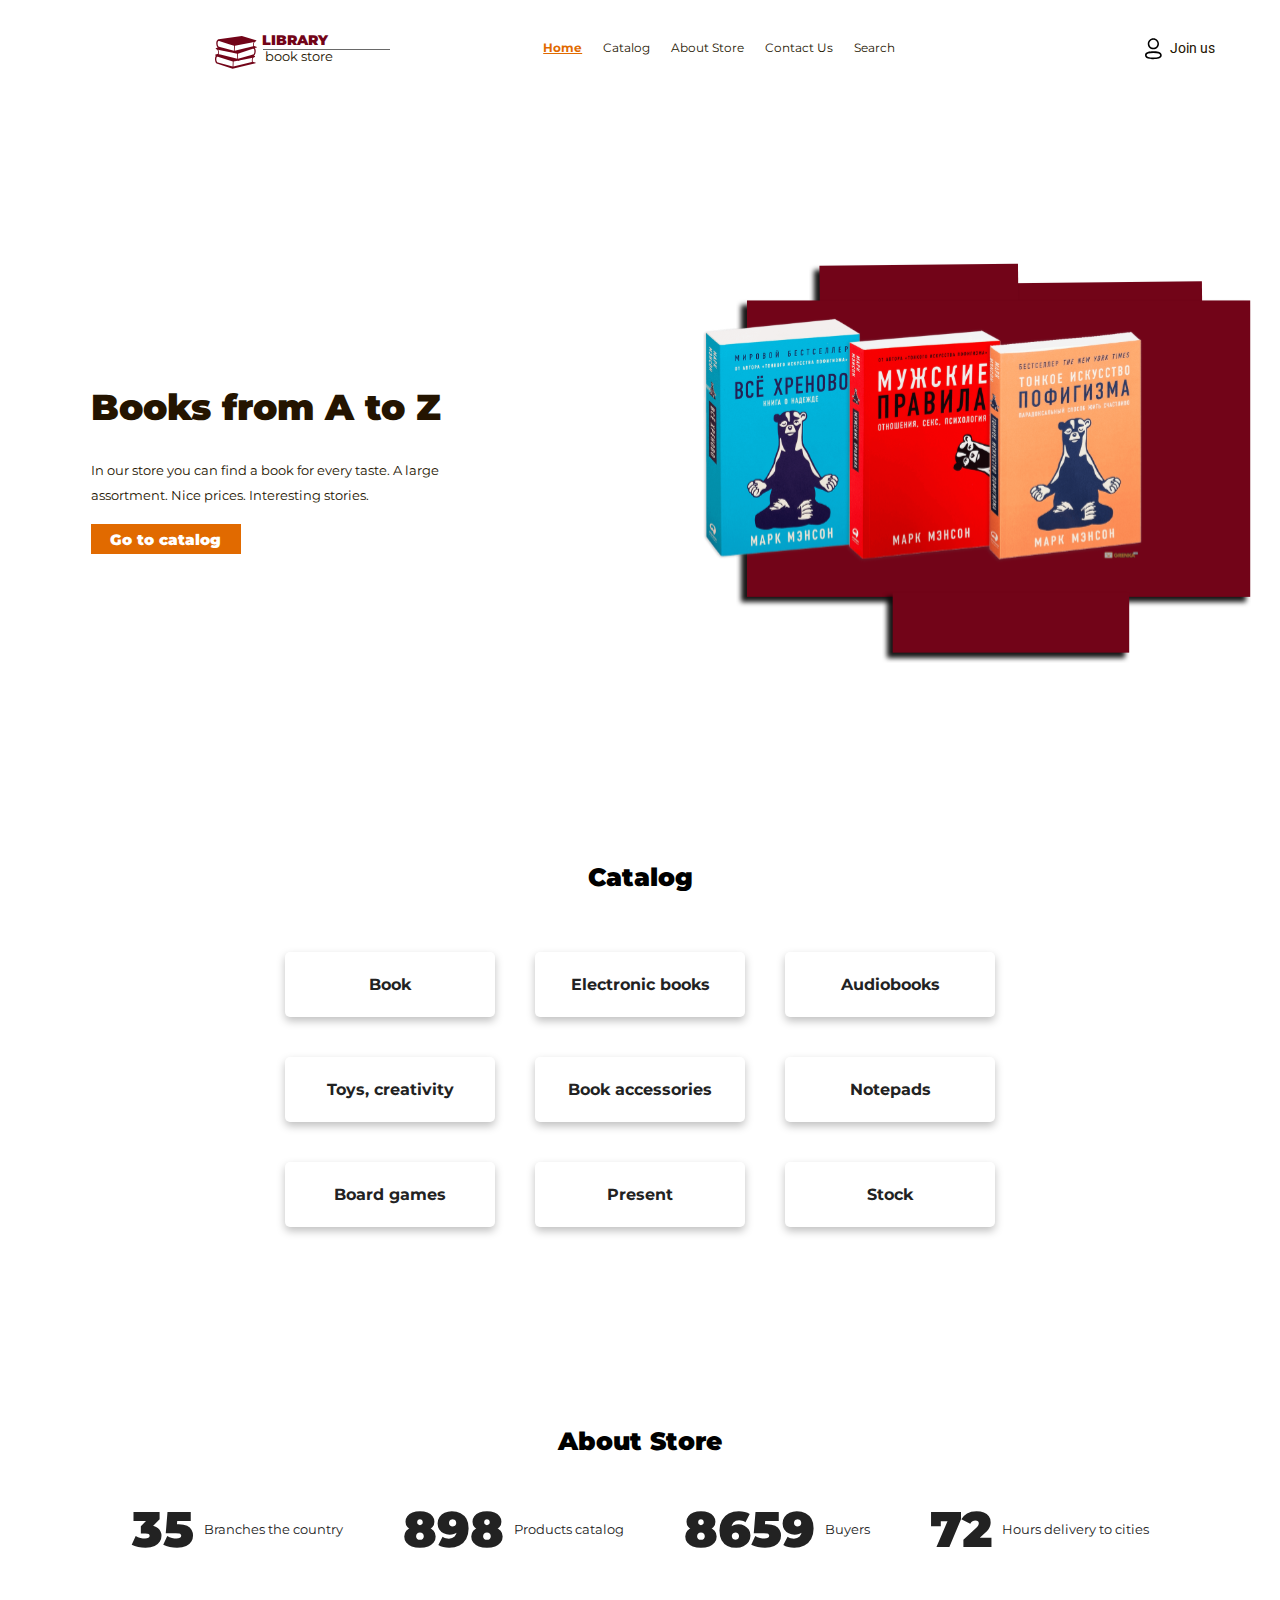
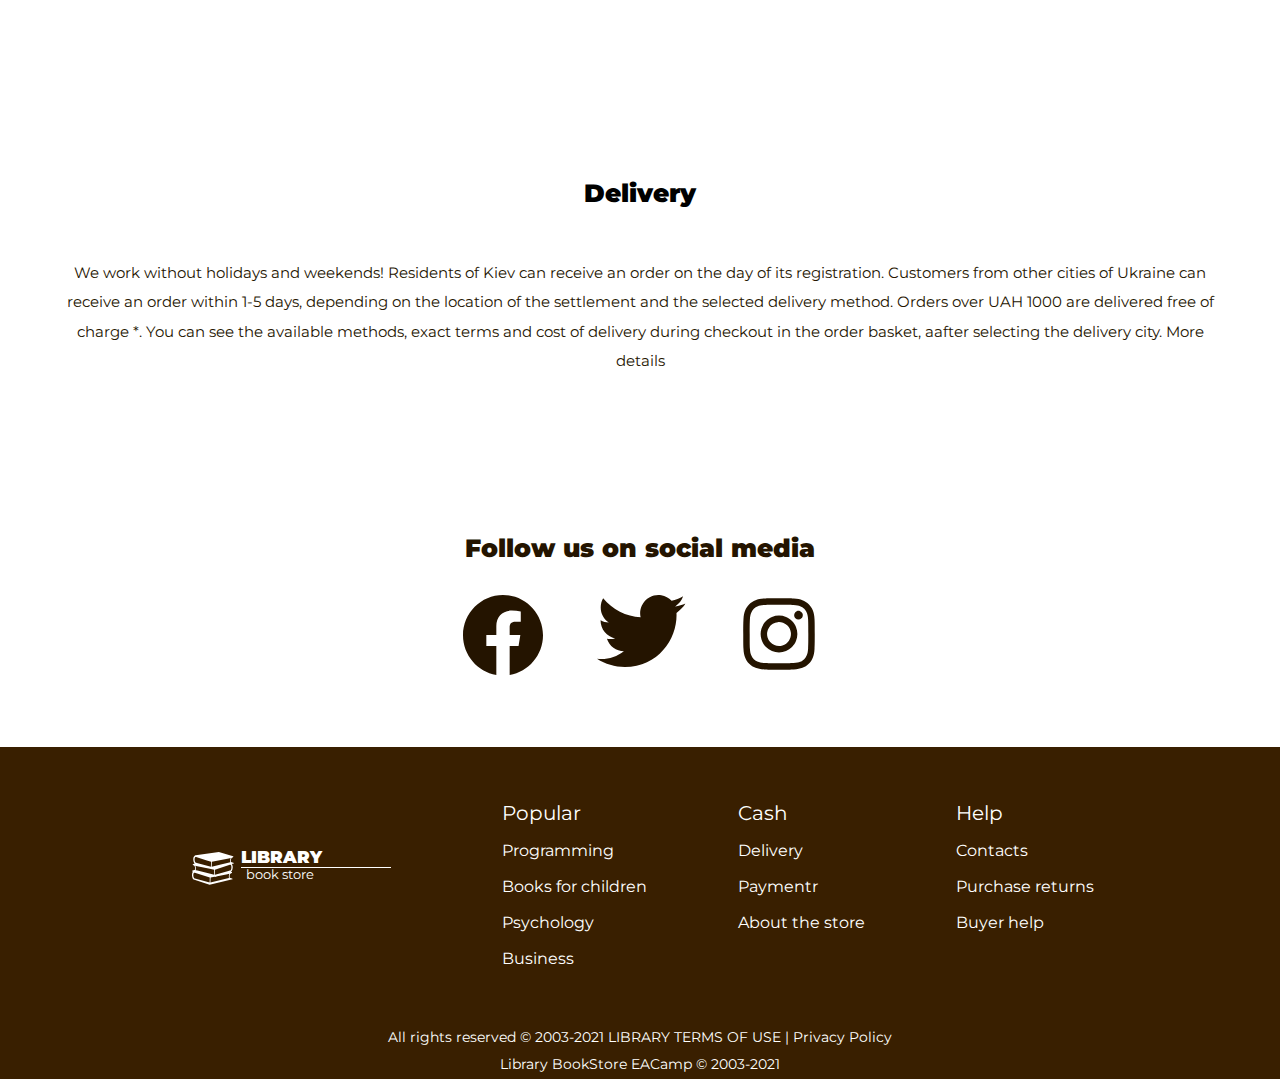
<file: index.html>
<!DOCTYPE html>
<html lang="en">

<head>
    <meta charset="UTF-8">
    <meta name="viewport" content="width=device-width, initial-scale=1.0">
    <title>HomePage</title>
    <link href="https://cdn.jsdelivr.net/npm/bootstrap@5.3.2/dist/css/bootstrap.min.css" rel="stylesheet"
        integrity="sha384-T3c6CoIi6uLrA9TneNEoa7RxnatzjcDSCmG1MXxSR1GAsXEV/Dwwykc2MPK8M2HN" crossorigin="anonymous">
    <link rel="stylesheet" href="./client/assets/css/home.css">
</head>

<body>
    <!--HEADER-->
    <header>
        <div class="logoBox">
          <img src="./client/assets/img/headerLogo.svg" />
          <div class="logoWriting">
            <span>LIBRARY</span>
            <div class="line"></div>
            <span>book store</span>
          </div>
        </div>

        <div class="menu">
          <a class="orange" href="./index.html">Home</a>
          <a href="./client/catalog.html">Catalog</a>
          <a  href="./client/aboutPage.html">About Store</a>
          <a href="./client/contact.html">Contact Us</a>
          <a href="./client/searchPage.html">Search</a>
        </div>

        
          <!-- hamburger icon onclick button x -->

          <div id="overlayrespons" class="overlayresponsive"></div>

            <div id="responss" class="respons">

              <img id="xbtn" class="responsxbtn" src="./client/assets/img/xbutton.svg" alt="">

              <div id="responstag" class="navatag">
                <a href="./index.html">Home</a>
                <a href="./client/catalog.html">Catalog</a>
                <a href="./client/aboutPage.html">About Store</a>
                <a href="./client/contact.html">Contact Us</a>
                <a href="./client/searchPage.html">Search</a>
              </div>

            </div>

            

            <!------ join us icon responsive -->
            <div>
              <img class="responsivejoinUs" id="joinclickres" src="./client/assets/img/joinUs.svg"/>
            </div>

            <!-- ----- -->


           <div class="responsxbtnjoin">
            <img id="xbtnres" src="./client/assets/img/xbutton.svg" alt="">
          </div>

        <div class="joinUs">
          <img src="./client/assets/img/joinUs.svg"/>
          <a class="joinopenmodel" href="#" id="joinclick"><span>Join us</span></a>
        </div>

        <img id="hamburgerbtn" src="./client/assets/img/hamburger.svg" class="hamburger">

      </header>


    <section>

        <div class="sectionpage">

            <div class="secpag">
                <h1 class="booktext">Books from A to Z</h1>
                <p class="textp">In our store you can find a book for every taste. A large assortment. Nice prices.
                    Interesting stories.</p>
               <a href="./client/catalog.html"><button class="sectionbtn">Go to catalog</button></a>
            </div>


            <div class="cardmomres">
              <img src="./client/assets/img/cardrespons.svg">
          </div>

            <div class="cardmom">
                <img src="./client/assets/img/card.svg">
            </div>
        </div>

    </section>

    </header>

    <main>
        <section class="secCatalog">
            <h1 class="maincatalog">Catalog</h1>

            <div class="catalogboxmom">
                <div class="catalogbox1">
                    <div class="catalogcard">Book</div>

                    <div class="catalogcard">Toys, creativity</div>

                    <div class="catalogcard">Board games</div>

                </div>

                <div class="catalogbox1">

                    <div class="catalogcard">Electronic books</div>

                    <div class="catalogcard">Book accessories</div>

                    <div class="catalogcard">Present</div>

                </div>

                <div class="catalogbox1">

                    <div class="catalogcard">Audiobooks</div>

                    <div class="catalogcard">Notepads</div>

                    <div class="catalogcard">Stock</div>

                </div>


            </div>

        </section>


        <section class="secabout">
            <h1 class="maincatalog">About Store</h1>

            <div class="aboutboxmom">

                <div class="aboutbox1">
                    <div class="aboutnumb">35</div>

                    <div>
                        <p class="numbertext">Branches the country</p>
                    </div>

                </div>

                <div class="aboutbox1">
                    <div class="aboutnumb">898</div>

                    <div>
                        <p>Products catalog</p>
                    </div>
                </div>

                <div class="aboutbox1">
                    <div class="aboutnumb">8659</div>

                    <div>
                        <p>Buyers</p>
                    </div>
                </div>

                <div class="aboutbox1">
                    <div class="aboutnumb">72</div>

                    <div>
                        <p>Hours delivery to cities</p>
                    </div>
                </div>

            </div>
        </section>

        <section class="secdelivery">

            <h1 class="maindelivery">Delivery</h1>
            <p class="deliverytext">We work without holidays and weekends! Residents of Kiev can receive an order on the
                day of its registration. Customers from other cities of Ukraine can receive an order within 1-5 days,
                depending on the location of the settlement and the selected delivery method. Orders over UAH 1000 are
                delivered free of charge *. You can see the available methods, exact terms and cost of delivery during
                checkout in the order basket, aafter selecting the delivery city.
                More details
            </p>

        </section>

        <section id="sectionThree">
          <span>Follow us on social media</span>
          <div class="icons">
            <a href="https://www.facebook.com/"><img src="./client/assets/img/facebook.svg" /></a>
            <a href="https://twitter.com/?lang=tr"><img src="./client/assets/img/twitter.svg" /></a>
            <a href="https://www.instagram.com/"><img src="./client/assets/img/instagram.svg" /></a>
          </div>
        </div>
        </section>

    </main>


  <!-- FOOTER-->
  <footer class="footerpage">
    <div class="footerMain">
      <div class="footerlibblock">
        <img
          width="42"
          height="42"
          src="./client/assets/img/footerLogo.svg"
          alt=""
        />
        <div class="librarylayout">
          <h1 class="footerlibtext">LIBRARY</h1>
          <div class="footerlibbor"></div>
          <h2 class="footerbookstr">book store</h2>
        </div>
      </div>
      <div class="footerMobileBox">
        <a href="">Home</a>
        <a href="">Catalog</a>
        <a href="">About</a>
        <a href="">Contact us</a>
        <a href="">Search</a>
        <img src="./client/assets/img/footerLine.svg" class="line" />
      </div>

      <div class="footertagbox">
        <div class="tagbox">
          <a class="popularTag" href="">Popular</a>
          <a class="footerTag" href=""> Programming</a>
          <a class="footerTag" href=""> Books for children</a>
          <a class="footerTag" href="">Psychology</a>
          <a class="footerTag" href=""> Business</a>
        </div>

        <div class="tagbox">
          <a class="popularTag" href="">Cash</a>
          <a class="footerTag" href="">Delivery</a>
          <a class="footerTag" href=""> Paymentr</a>
          <a class="footerTag" href=""> About the store</a>
        </div>

        <div class="tagbox">
          <a class="popularTag" href="">Help</a>
          <a class="footerTag" href="">Contacts</a>
          <a class="footerTag" href=""> Purchase returns</a>
          <a class="footerTag" href=""> Buyer help</a>
        </div>
      </div>
    </div>

    <div class="textend">
      <p>
        All rights reserved © 2003-2021 LIBRARY TERMS OF USE | Privacy Policy
      </p>
      <p>Library BookStore EACamp © 2003-2021</p>
    </div>
  </footer>


  
    <!-- -------respinsive join us modal -->

    <div class="joincontentresponsive" id="joinustextres">
      <div>
          <h1 class="jointitle">Join Us</h1>
      </div>

      <br>
      <br>
      <br>

      <!-- join alert message -->

      <div id="alertmessage" class="alert alert-danger" role="alert">
        Xahiş olunur daxil olmaq üçün məlumatları daxil edin!
      </div>

      <div id="invalidalertmessage" class="alert alert-warning" role="alert">
        Yalnış melumatı daxil etmisiniz xahiş düzgün melumatı daxil edin.
      </div>
      
      <!-- ---- -->

  <div class="joinboxingres">
      <input class="joininputnameres" type="email" name="" id="inputfaildmail" placeholder="Email">
      <input class="joininputnameres" type="password" name="" id="inputfaild" placeholder="Password">
      <button id="joinbtnres" class="joinbtnres">Join</button>
      <button class=" btn btn-success" id="showpasswordbtn">Şifrəni Göstər</button>
      <button class="btnhide btn btn-secondary" id="hidepasswordbtn">Şifrəni Gizlə</button>
  </div>

  </div>
<!-- --------- -->


    <!-- join us Modal -->

    <div class="overlay" id="overlaymodal"></div>

    <div class="joincontent" id="joinustext">
        <div>
            <h1 class="jointitle">Join Us</h1>
        </div>

        <br>
        <br>
        <br>

    <div class="joinboxing">
        <input class="joininputname" type="text" name="" id="" placeholder="Email">
        <input class="joininputname" type="text" name="" id="" placeholder="Password">
        <button class="joinbtn">Join</button>
    </div>
    </div>

    <script src="./client/assets/js/index.js"></script>
    <script src="./client/assets/js/responsive.js"></script>
</body>

</html>
</file>
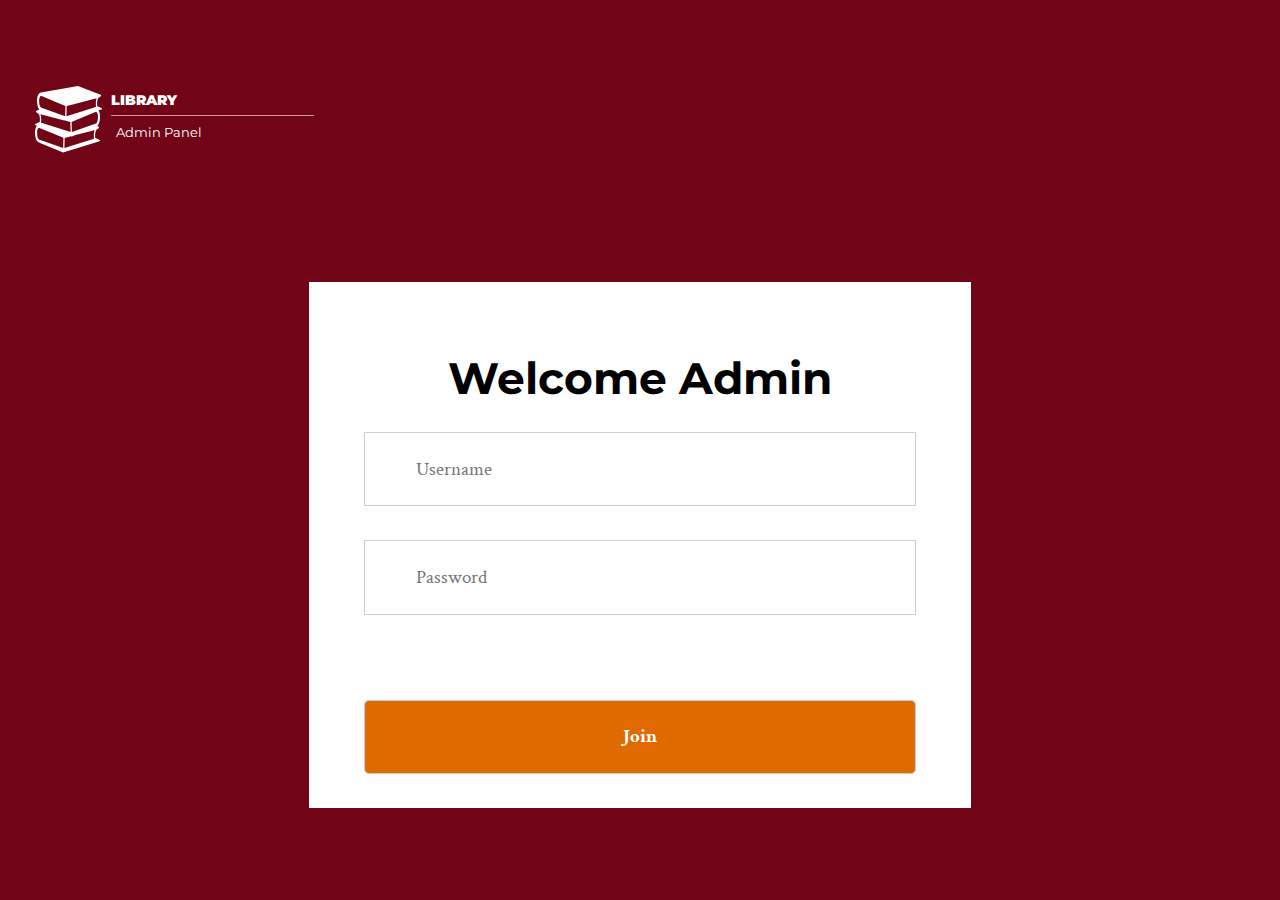
<file: admin/login.html>
<!DOCTYPE html>
<html lang="en">
  <head>
    <meta charset="UTF-8" />
    <meta name="viewport" content="width=device-width, initial-scale=1.0" />
    <title>Admin Login</title>
    <link rel="icon" type="image/x-icon" href="./assets/img/favicon.ico" />
    <link rel="stylesheet" href="./assets/css/main.css" />
    <link rel="stylesheet" href="./assets/css/login.css" />
  </head>
  <body>
    <header>
      <div class="logo-box">
        <img src="./assets/img/logo.svg" alt="logo" />
        <div class="logo-writing">
          <span>LIBRARY</span>
          <div class="line"></div>
          <span>Admin Panel</span>
        </div>
      </div>
    </header>
    <main>
      <div class="container">
        <div class="login-box">
          <div class="welcome-text">
            <h1>Welcome Admin</h1>
          </div>
          <div class="inputs">
            <input type="text" placeholder="Username" />
            <input type="text" placeholder="Password" />
          </div>
          <button>Join</button>
        </div>
      </div>
    </main>
  </body>
</html>
</file>
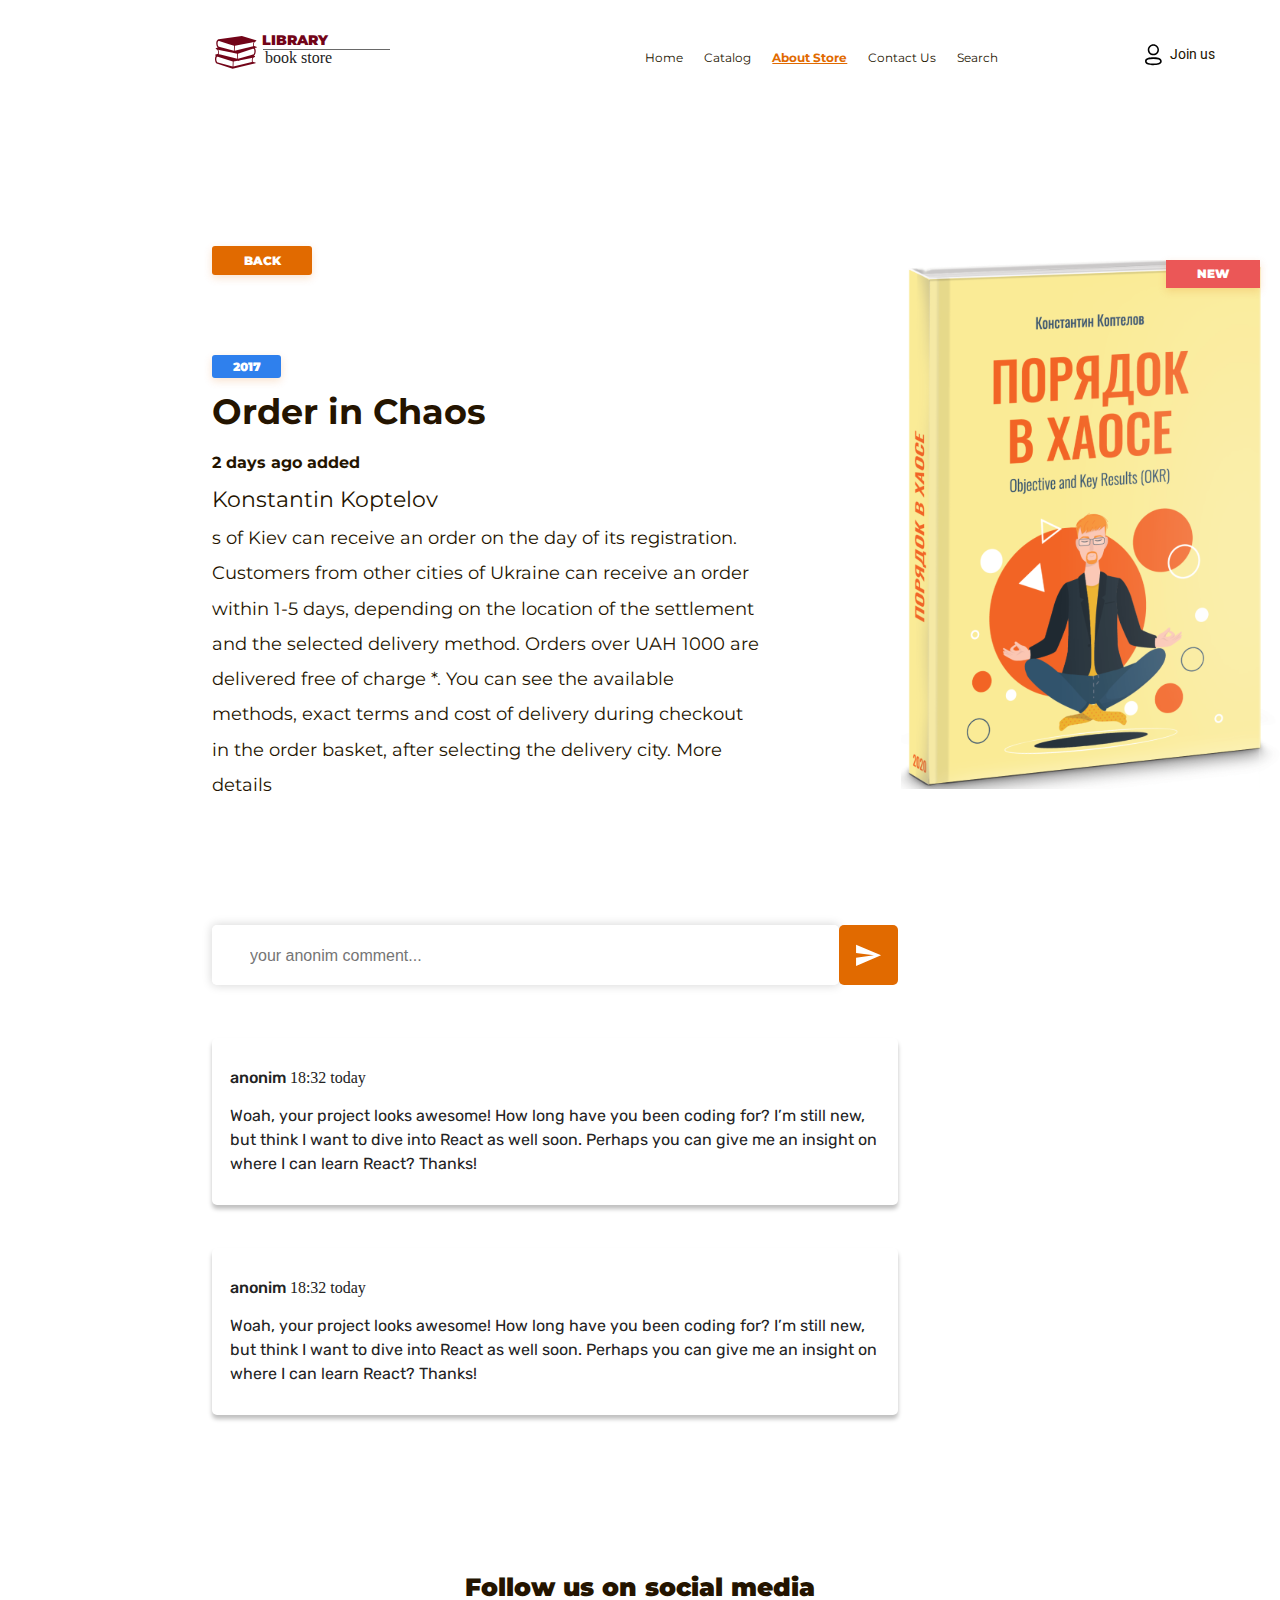
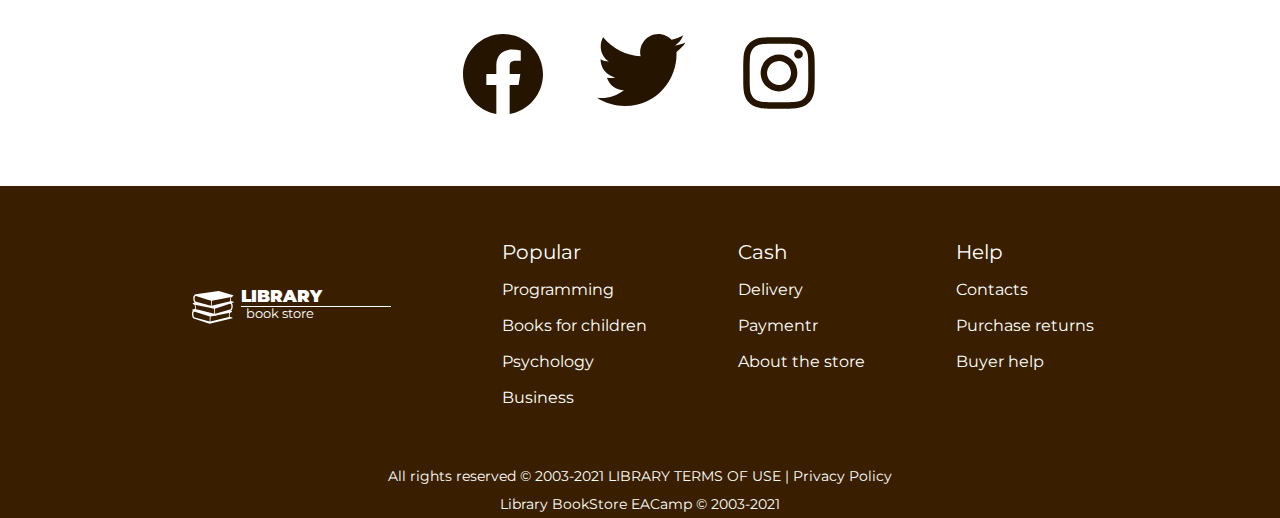
<file: client/bookPage.html>
<!DOCTYPE html>
<html lang="en">
  <head>
    <meta charset="UTF-8" />
    <meta name="viewport" content="width=device-width, initial-scale=1.0" />
    <title>Book Page</title>
    <link rel="stylesheet" href="./assets/css/main.css" />
    <link rel="stylesheet" href="./assets/css/bookPage.css" />
  </head>
  <body>
    <header>
      <div class="logoBox">
        <img src="./assets/img/headerLogo.svg" />
        <div class="logoWriting">
          <span>LIBRARY</span>
          <div class="line"></div>
          <span>book store</span>
        </div>
      </div>

       <!-- hamburger icon onclick button x -->

       <div id="overlayrespons" class="overlayresponsive"></div>

       <div id="responss" class="respons">

         <img id="xbtn" class="responsxbtn" src="./assets/img/xbutton.svg" alt="">

         <div id="responstag" class="navatag">
          <a href="../index.html">Home</a>
          <a href="./catalog.html">Catalog</a>
          <a href="./aboutPage.html">About Store</a>
          <a href="./contact.html">Contact Us</a>
          <a href="./searchPage.html">Search</a>
         </div>

       </div>

      <div class="menu">
        <a href="#">Home</a>
        <a href="#">Catalog</a>
        <a class="orange" href="#">About Store</a>
        <a href="#">Contact Us</a>
        <a href="#">Search</a>
      </div>
      <div class="joinUs">
        <img src="./assets/img/joinUs.svg" />
        <a class="joinopenmodel" href="#" id="joinclick"><span>Join us</span></a>
      </div>
      <img id="hamburgerbtn" src="./assets/img/hamburger.svg" class="hamburger">
    </header>
    <section id="sectionOne">
      <div class="left-side">
        
        <button class="back">BACK</button>
        <img class="book_responsive" src="./assets/img/yellowBook.svg" />
        <div class="year">2017</div>
        <h2 class="title">Order in Chaos</h2>
        <h3 class="subtitle">2 days ago added</h3>
        <h3 class="subtitle2">Konstantin Koptelov</h3>
        <p class="paragraph">
          s of Kiev can receive an order on the day of its registration.
          Customers from other cities of Ukraine can receive an order within 1-5
          days, depending on the location of the settlement and the selected
          delivery method. Orders over UAH 1000 are delivered free of charge *.
          You can see the available methods, exact terms and cost of delivery
          during checkout in the order basket, after selecting the delivery
          city. More details
        </p>
      </div>
      <div class="right-side">
        <img src="./assets/img/yellowBook.svg" />
        <div class="new">NEW</div>
      
      </div>
    </section>
    <section id="sectionTwo">
      <div class="input">
        <input type="text" placeholder="your anonim comment..." />
        <button><img src="./assets/img/sendIcon.svg" /></button>
      </div>
      <div class="comments">
        <div class="commentArea">
          <div class="nameAndDate">
            <span>anonim</span>
            <span>18:32 today</span>
            <p class="comment">
              Woah, your project looks awesome! How long have you been coding
              for? I’m still new, but think I want to dive into React as well
              soon. Perhaps you can give me an insight on where I can learn
              React? Thanks!
            </p>
          </div>
        </div>
        <div class="commentArea">
          <div class="nameAndDate">
            <span>anonim</span>
            <span>18:32 today</span>
            <p class="comment">
              Woah, your project looks awesome! How long have you been coding
              for? I’m still new, but think I want to dive into React as well
              soon. Perhaps you can give me an insight on where I can learn
              React? Thanks!
            </p>
          </div>
        </div>
      </div>
    </section>
    <section id="sectionThree">
      <span>Follow us on social media</span>
      <div class="icons">
        <a href="https://www.facebook.com/"><img src="./assets/img/facebook.svg" /></a>
        <a href="https://twitter.com/?lang=tr"><img src="./assets/img/twitter.svg" /></a>
        <a href="https://www.instagram.com/"><img src="./assets/img/instagram.svg" /></a>
      </div>
    </section>
    <footer class="footerpage">
      <div class="footerMain">
        <div class="footerlibblock">
          <img
            width="42"
            height="42"
            src="./assets/img/footerLogo.svg"
            alt=""
          />
          <div class="librarylayout">
            <h1 class="footerlibtext">LIBRARY</h1>
            <div class="footerlibbor"></div>
            <h2 class="footerbookstr">book store</h2>
          </div>
        </div>
        <div class="footerMobileBox">
          <a href="../index.html">Home</a>
          <a href="./contact.html">Catalog</a>
          <a href="./aboutPage.html">About</a>
          <a href="./contact.html">Contact us</a>
          <a href="./searchPage.html">Search</a>
          <img src="./assets/img/footerLine.svg" class="line" />
        </div>

        <div class="footertagbox">
          <div class="tagbox">
            <a class="popularTag" href="">Popular</a>
            <a class="footerTag" href=""> Programming</a>
            <a class="footerTag" href=""> Books for children</a>
            <a class="footerTag" href="">Psychology</a>
            <a class="footerTag" href=""> Business</a>
          </div>

          <div class="tagbox">
            <a class="popularTag" href="">Cash</a>
            <a class="footerTag" href="">Delivery</a>
            <a class="footerTag" href=""> Paymentr</a>
            <a class="footerTag" href=""> About the store</a>
          </div>

          <div class="tagbox">
            <a class="popularTag" href="">Help</a>
            <a class="footerTag" href="">Contacts</a>
            <a class="footerTag" href=""> Purchase returns</a>
            <a class="footerTag" href=""> Buyer help</a>
          </div>
        </div>
      </div>

      <div class="textend">
        <p>
          All rights reserved © 2003-2021 LIBRARY TERMS OF USE | Privacy Policy
        </p>
        <p>Library BookStore EACamp © 2003-2021</p>
      </div>
    </footer>

    <!-- join us Modal -->

    <div class="overlay" id="overlaymodal"></div>
    <div class="joincontent" id="joinustext">
        <div>
            <h1 class="jointitle">Join Us</h1>
        </div>

        <br>
        <br>
        <br>

    <div class="joinboxing">
        <input class="joininputname" type="text" name="" id="" placeholder="Fullname">
        <input class="joininputname" type="text" name="" id="" placeholder="Email">
        <button class="joinbtn">Join</button>
    </div>
    </div>


    <script src="./assets/js/index.js"></script>
    <script src="./assets/js/responsive.js"></script>

  </body>
</html>
</file>
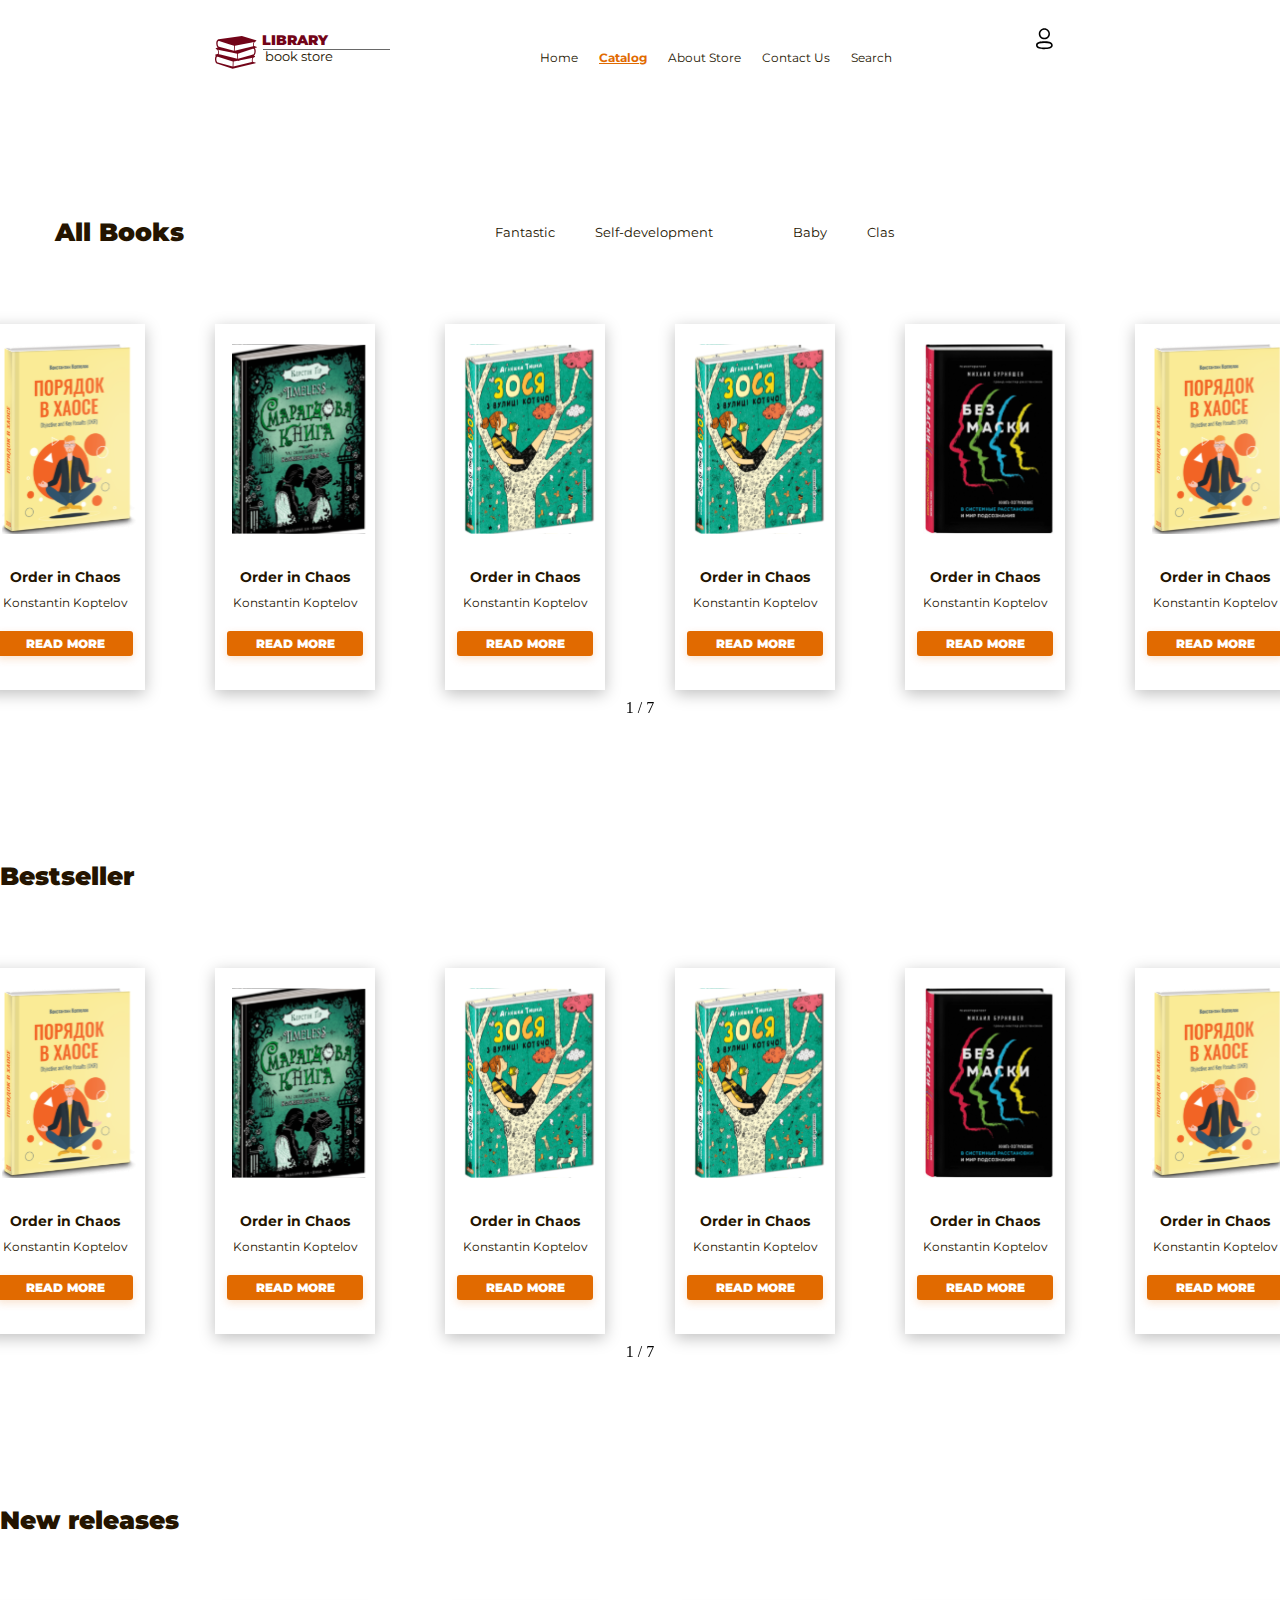
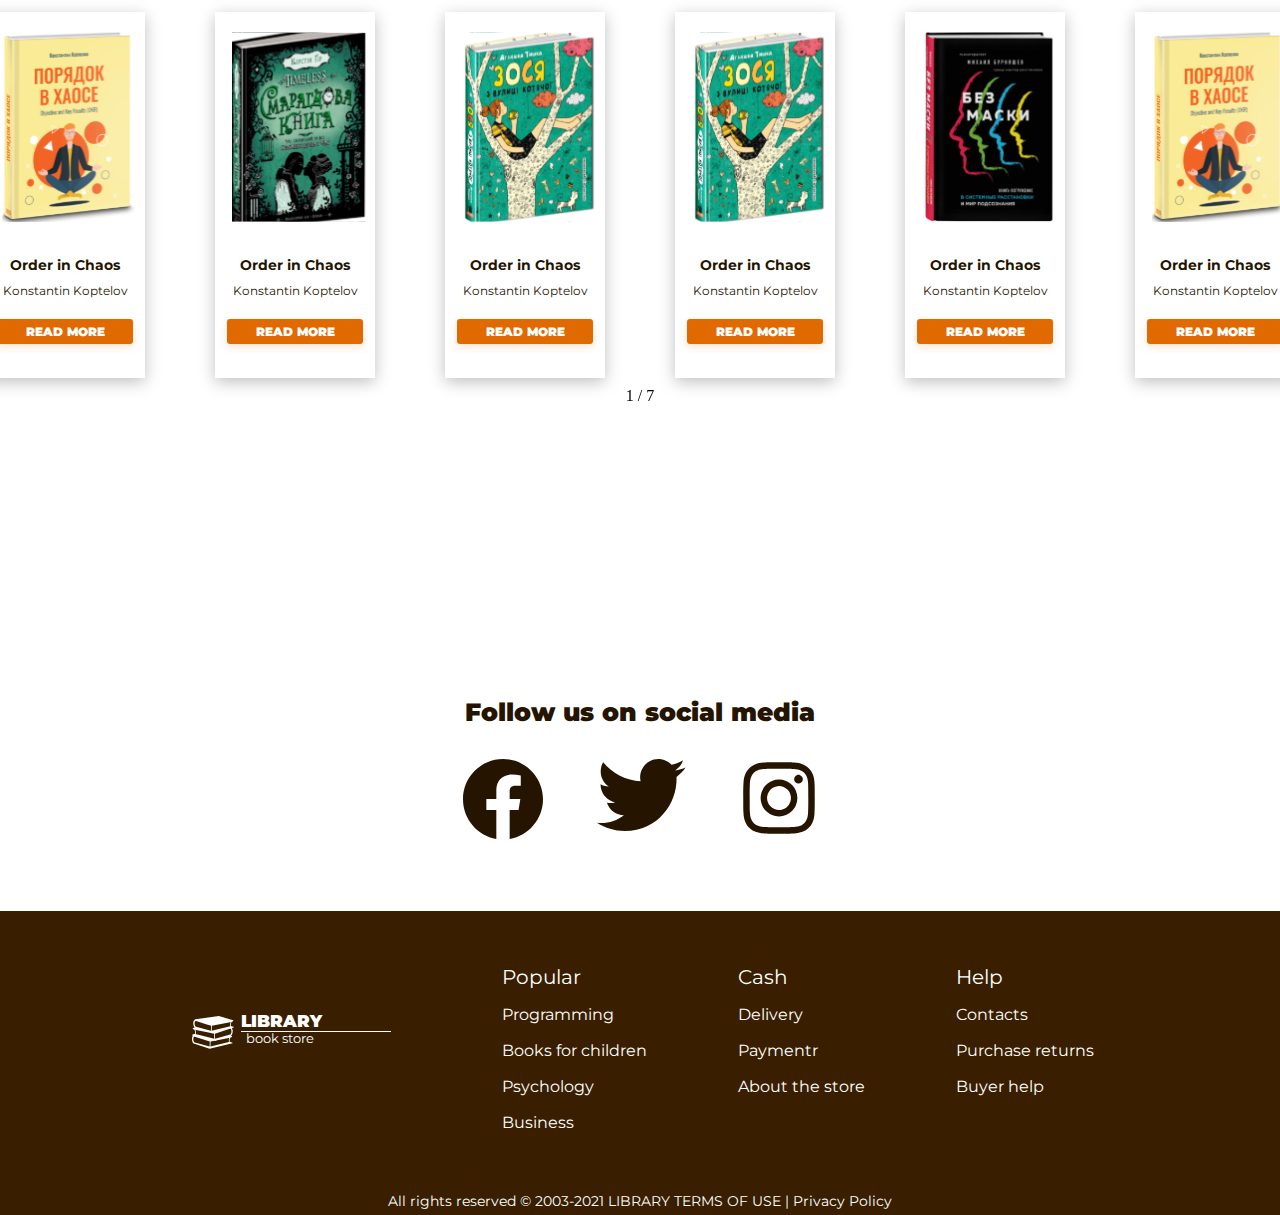
<file: client/catalog.html>
<!DOCTYPE html>
<html lang="en">

<head>
  <meta charset="UTF-8">
  <meta name="viewport" content="width=device-width, initial-scale=1.0">
  <title>Document</title>
</head>

<!-- BOOTSTRAP CSS-->
<link href="https://cdn.jsdelivr.net/npm/bootstrap@5.3.2/dist/css/bootstrap.min.css" rel="stylesheet"
  integrity="sha384-T3c6CoIi6uLrA9TneNEoa7RxnatzjcDSCmG1MXxSR1GAsXEV/Dwwykc2MPK8M2HN" crossorigin="anonymous" />
<!-- SLIDER CSS -->
<link rel="stylesheet" href="https://cdn.jsdelivr.net/npm/swiper@11/swiper-bundle.min.css" />
<link rel="stylesheet" href="./assets/css/swiper.css">
<link rel="stylesheet" href="./assets/css/main.css" />
<link rel="stylesheet" href="./assets/css/catalog.css" />

<body>
  <!--HEADER-->
  <header>
    <div class="logoBox">
      <img src="./assets/img/headerLogo.svg" />
      <div class="logoWriting">
        <span>LIBRARY</span>
        <div class="line"></div>
        <span>book store</span>
      </div>
    </div>

    <!-- hamburger icon onclick button x -->

    <div id="overlayrespons" class="overlayresponsive"></div>

    <div id="responss" class="respons">

      <img id="xbtn" class="responsxbtn" src="./assets/img/xbutton.svg" alt="">

      <div id="responstag" class="navatag">
        <a href="../index.html">Home</a>
        <a href="./catalog.html">Catalog</a>
        <a href="./aboutPage.html">About Store</a>
        <a href="./contact.html">Contact Us</a>
        <a href="./searchPage.html">Search</a>
      </div>

    </div>

    <!-- --------- -->


    <div class="menu">
      <a href="../index.html">Home</a>
      <a class="orange" href="#">Catalog</a>
      <a href="./aboutPage.html">About Store</a>
      <a href="./contact.html">Contact Us</a>
      <a href="./searchPage.html">Search</a>
    </div>


        <!------ join us icon responsive -->
        <div>
          <img class="responsivejoinUs" id="joinclickres" src="./assets/img/joinUs.svg"/>
        </div>
        <!-- ----- -->

<!-- respons xbtn -->
    <div class="responsxbtnjoin">
      <img id="xbtnres" src="./assets/img/xbutton.svg" alt="">
    </div>

<!-- ----- -->

    <div class="joinUs">
      <img src="./assets/img/joinUs.svg" />
      <a class="joinopenmodel" href="#" id="joinclick"><span>Join us</span></a>
    </div>


    <img id="hamburgerbtn" src="./assets/img/hamburger.svg" class="hamburger">


     <!-- join us Modal -->

 <div class="overlay" id="overlaymodal"></div>

 <div class="joincontent" id="joinustext">
     <div>
         <h1 class="jointitle">Join Us</h1>
     </div>

     <br>
     <br>
     <br>

 <div class="joinboxing">
     <input class="joininputname" type="text" name="" id="" placeholder="Email">
     <input class="joininputname" type="text" name="" id="" placeholder="Password">
     <button class="joinbtn">Join</button>
 </div>
 </div>

 <!-- ------------- -->
    
  </header>

  <!-- Main-->
  <main class="w-100 mainSection">

    <section class="section-1 w-100">
      <div class="text-slide">
        <h1>All Books</h1>
        <div class="book_catalog">
          <span>Fantastic</span>
          <span class="self-development">Self-development</span>
          <span class="catagory_baby">Baby</span>
          <span>Clas</span>
        </div>
      </div>
   
      <div class="slider_main_card">

        <div class="swiper mySwiper">
          <div class="swiper-wrapper">
            <div class="swiper-slide">

              <div class="slidermom">

              <div class="slider-card1">
                <img class="book-img" src="../client/assets/img/book1.svg" alt="book1" />
                <p class="book_title">Order in Chaos</p>
                <p class="book_subtitle">Konstantin Koptelov</p>
                <button>Read more</button>
              </div>

              <div class="slider-card2">
                <img class="book-img" src="../client/assets/img/book2.svg" alt="book2" />
                <p class="book_title">Order in Chaos</p>
                <p class="book_subtitle">Konstantin Koptelov</p>
                <button>Read more</button>
              </div>

              <div class="slider-card3">
                <img class="book-img" src="../client/assets/img/book3.svg" alt="book3" />
                <p class="book_title">Order in Chaos</p>
                <p class="book_subtitle">Konstantin Koptelov</p>
                <button>Read more</button>
              </div>

              <div class="slider-card4">
                <img class="book-img" src="../client/assets/img/book3.svg" alt="book3" />
                <p class="book_title">Order in Chaos</p>
                <p class="book_subtitle">Konstantin Koptelov</p>
                <button>Read more</button>
              </div>

              <div class="slider-card5">
                <img class="book-img" src="../client/assets/img/book5.svg" alt="book5" />
                <p class="book_title">Order in Chaos</p>
                <p class="book_subtitle">Konstantin Koptelov</p>
                <button>Read more</button>
              </div>

              <div class="slider-card1">
                <img class="book-img" src="../client/assets/img/book1.svg" alt="book1" />
                <p class="book_title">Order in Chaos</p>
                <p class="book_subtitle">Konstantin Koptelov</p>
                <button>Read more</button>
              </div>

            </div>
              
            </div>
            <div class="swiper-slide">

              <div class="slidermom">

                <div class="slider-card1">
                  <img class="book-img" src="../client/assets/img/book1.svg" alt="book1" />
                  <p class="book_title">Order in Chaos</p>
                  <p class="book_subtitle">Konstantin Koptelov</p>
                  <button>Read more</button>
                </div>
  
                <div class="slider-card2">
                  <img class="book-img" src="../client/assets/img/book2.svg" alt="book2" />
                  <p class="book_title">Order in Chaos</p>
                  <p class="book_subtitle">Konstantin Koptelov</p>
                  <button>Read more</button>
                </div>
  
                <div class="slider-card3">
                  <img class="book-img" src="../client/assets/img/book3.svg" alt="book3" />
                  <p class="book_title">Order in Chaos</p>
                  <p class="book_subtitle">Konstantin Koptelov</p>
                  <button>Read more</button>
                </div>
  
                <div class="slider-card4">
                  <img class="book-img" src="../client/assets/img/book3.svg" alt="book3" />
                  <p class="book_title">Order in Chaos</p>
                  <p class="book_subtitle">Konstantin Koptelov</p>
                  <button>Read more</button>
                </div>
  
                <div class="slider-card5">
                  <img class="book-img" src="../client/assets/img/book5.svg" alt="book5" />
                  <p class="book_title">Order in Chaos</p>
                  <p class="book_subtitle">Konstantin Koptelov</p>
                  <button>Read more</button>
                </div>
  
                <div class="slider-card1">
                  <img class="book-img" src="../client/assets/img/book1.svg" alt="book1" />
                  <p class="book_title">Order in Chaos</p>
                  <p class="book_subtitle">Konstantin Koptelov</p>
                  <button>Read more</button>
                </div>
  
              </div>

            </div>
            <div class="swiper-slide">


              <div class="slidermom">

                <div class="slider-card1">
                  <img class="book-img" src="../client/assets/img/book1.svg" alt="book1" />
                  <p class="book_title">Order in Chaos</p>
                  <p class="book_subtitle">Konstantin Koptelov</p>
                  <button>Read more</button>
                </div>
  
                <div class="slider-card2">
                  <img class="book-img" src="../client/assets/img/book2.svg" alt="book2" />
                  <p class="book_title">Order in Chaos</p>
                  <p class="book_subtitle">Konstantin Koptelov</p>
                  <button>Read more</button>
                </div>
  
                <div class="slider-card3">
                  <img class="book-img" src="../client/assets/img/book3.svg" alt="book3" />
                  <p class="book_title">Order in Chaos</p>
                  <p class="book_subtitle">Konstantin Koptelov</p>
                  <button>Read more</button>
                </div>
  
                <div class="slider-card4">
                  <img class="book-img" src="../client/assets/img/book3.svg" alt="book3" />
                  <p class="book_title">Order in Chaos</p>
                  <p class="book_subtitle">Konstantin Koptelov</p>
                  <button>Read more</button>
                </div>
  
                <div class="slider-card5">
                  <img class="book-img" src="../client/assets/img/book5.svg" alt="book5" />
                  <p class="book_title">Order in Chaos</p>
                  <p class="book_subtitle">Konstantin Koptelov</p>
                  <button>Read more</button>
                </div>
  
                <div class="slider-card1">
                  <img class="book-img" src="../client/assets/img/book1.svg" alt="book1" />
                  <p class="book_title">Order in Chaos</p>
                  <p class="book_subtitle">Konstantin Koptelov</p>
                  <button>Read more</button>
                </div>
  
              </div>

            </div>
            <div class="swiper-slide">

              <div class="slidermom">

                <div class="slider-card1">
                  <img class="book-img" src="../client/assets/img/book1.svg" alt="book1" />
                  <p class="book_title">Order in Chaos</p>
                  <p class="book_subtitle">Konstantin Koptelov</p>
                  <button>Read more</button>
                </div>
  
                <div class="slider-card2">
                  <img class="book-img" src="../client/assets/img/book2.svg" alt="book2" />
                  <p class="book_title">Order in Chaos</p>
                  <p class="book_subtitle">Konstantin Koptelov</p>
                  <button>Read more</button>
                </div>
  
                <div class="slider-card3">
                  <img class="book-img" src="../client/assets/img/book3.svg" alt="book3" />
                  <p class="book_title">Order in Chaos</p>
                  <p class="book_subtitle">Konstantin Koptelov</p>
                  <button>Read more</button>
                </div>
  
                <div class="slider-card4">
                  <img class="book-img" src="../client/assets/img/book3.svg" alt="book3" />
                  <p class="book_title">Order in Chaos</p>
                  <p class="book_subtitle">Konstantin Koptelov</p>
                  <button>Read more</button>
                </div>
  
                <div class="slider-card5">
                  <img class="book-img" src="../client/assets/img/book5.svg" alt="book5" />
                  <p class="book_title">Order in Chaos</p>
                  <p class="book_subtitle">Konstantin Koptelov</p>
                  <button>Read more</button>
                </div>
  
                <div class="slider-card1">
                  <img class="book-img" src="../client/assets/img/book1.svg" alt="book1" />
                  <p class="book_title">Order in Chaos</p>
                  <p class="book_subtitle">Konstantin Koptelov</p>
                  <button>Read more</button>
                </div>
  
              </div>

            </div>
            <div class="swiper-slide">

              <div class="slidermom">

                <div class="slider-card1">
                  <img class="book-img" src="../client/assets/img/book1.svg" alt="book1" />
                  <p class="book_title">Order in Chaos</p>
                  <p class="book_subtitle">Konstantin Koptelov</p>
                  <button>Read more</button>
                </div>
  
                <div class="slider-card2">
                  <img class="book-img" src="../client/assets/img/book2.svg" alt="book2" />
                  <p class="book_title">Order in Chaos</p>
                  <p class="book_subtitle">Konstantin Koptelov</p>
                  <button>Read more</button>
                </div>
  
                <div class="slider-card3">
                  <img class="book-img" src="../client/assets/img/book3.svg" alt="book3" />
                  <p class="book_title">Order in Chaos</p>
                  <p class="book_subtitle">Konstantin Koptelov</p>
                  <button>Read more</button>
                </div>
  
                <div class="slider-card4">
                  <img class="book-img" src="../client/assets/img/book3.svg" alt="book3" />
                  <p class="book_title">Order in Chaos</p>
                  <p class="book_subtitle">Konstantin Koptelov</p>
                  <button>Read more</button>
                </div>
  
                <div class="slider-card5">
                  <img class="book-img" src="../client/assets/img/book5.svg" alt="book5" />
                  <p class="book_title">Order in Chaos</p>
                  <p class="book_subtitle">Konstantin Koptelov</p>
                  <button>Read more</button>
                </div>
  
                <div class="slider-card1">
                  <img class="book-img" src="../client/assets/img/book1.svg" alt="book1" />
                  <p class="book_title">Order in Chaos</p>
                  <p class="book_subtitle">Konstantin Koptelov</p>
                  <button>Read more</button>
                </div>
  
              </div>

            </div>
            <div class="swiper-slide">

              <div class="slidermom">

                <div class="slider-card1">
                  <img class="book-img" src="../client/assets/img/book1.svg" alt="book1" />
                  <p class="book_title">Order in Chaos</p>
                  <p class="book_subtitle">Konstantin Koptelov</p>
                  <button>Read more</button>
                </div>
  
                <div class="slider-card2">
                  <img class="book-img" src="../client/assets/img/book2.svg" alt="book2" />
                  <p class="book_title">Order in Chaos</p>
                  <p class="book_subtitle">Konstantin Koptelov</p>
                  <button>Read more</button>
                </div>
  
                <div class="slider-card3">
                  <img class="book-img" src="../client/assets/img/book3.svg" alt="book3" />
                  <p class="book_title">Order in Chaos</p>
                  <p class="book_subtitle">Konstantin Koptelov</p>
                  <button>Read more</button>
                </div>
  
                <div class="slider-card4">
                  <img class="book-img" src="../client/assets/img/book3.svg" alt="book3" />
                  <p class="book_title">Order in Chaos</p>
                  <p class="book_subtitle">Konstantin Koptelov</p>
                  <button>Read more</button>
                </div>
  
                <div class="slider-card5">
                  <img class="book-img" src="../client/assets/img/book5.svg" alt="book5" />
                  <p class="book_title">Order in Chaos</p>
                  <p class="book_subtitle">Konstantin Koptelov</p>
                  <button>Read more</button>
                </div>
  
                <div class="slider-card1">
                  <img class="book-img" src="../client/assets/img/book1.svg" alt="book1" />
                  <p class="book_title">Order in Chaos</p>
                  <p class="book_subtitle">Konstantin Koptelov</p>
                  <button>Read more</button>
                </div>
  
              </div>

            </div>
            <div class="swiper-slide">

              <div class="slidermom">

                <div class="slider-card1">
                  <img class="book-img" src="../client/assets/img/book1.svg" alt="book1" />
                  <p class="book_title">Order in Chaos</p>
                  <p class="book_subtitle">Konstantin Koptelov</p>
                  <button>Read more</button>
                </div>
  
                <div class="slider-card2">
                  <img class="book-img" src="../client/assets/img/book2.svg" alt="book2" />
                  <p class="book_title">Order in Chaos</p>
                  <p class="book_subtitle">Konstantin Koptelov</p>
                  <button>Read more</button>
                </div>
  
                <div class="slider-card3">
                  <img class="book-img" src="../client/assets/img/book3.svg" alt="book3" />
                  <p class="book_title">Order in Chaos</p>
                  <p class="book_subtitle">Konstantin Koptelov</p>
                  <button>Read more</button>
                </div>
  
                <div class="slider-card4">
                  <img class="book-img" src="../client/assets/img/book3.svg" alt="book3" />
                  <p class="book_title">Order in Chaos</p>
                  <p class="book_subtitle">Konstantin Koptelov</p>
                  <button>Read more</button>
                </div>
  
                <div class="slider-card5">
                  <img class="book-img" src="../client/assets/img/book5.svg" alt="book5" />
                  <p class="book_title">Order in Chaos</p>
                  <p class="book_subtitle">Konstantin Koptelov</p>
                  <button>Read more</button>
                </div>
  
                <div class="slider-card1">
                  <img class="book-img" src="../client/assets/img/book1.svg" alt="book1" />
                  <p class="book_title">Order in Chaos</p>
                  <p class="book_subtitle">Konstantin Koptelov</p>
                  <button>Read more</button>
                </div>
  
              </div>

            </div>
          </div>
          <div class="swiper-button-next"></div>
          <div class="swiper-button-prev"></div>
          <div class="swiper-pagination"></div>
        </div>

    </section>

    <section class=" section-2 w-100">
      <div>
        <h1 class=" best-seller w-100 text-center"> Bestseller</h1>
      </div>

      <div class="slider_main_card">

        <div class="swiper mySwiper">
          <div class="swiper-wrapper">
            <div class="swiper-slide">

              <div class="slidermom">

              <div class="slider-card1">
                <img class="book-img" src="../client/assets/img/book1.svg" alt="book1" />
                <p class="book_title">Order in Chaos</p>
                <p class="book_subtitle">Konstantin Koptelov</p>
                <button>Read more</button>
              </div>

              <div class="slider-card2">
                <img class="book-img" src="../client/assets/img/book2.svg" alt="book2" />
                <p class="book_title">Order in Chaos</p>
                <p class="book_subtitle">Konstantin Koptelov</p>
                <button>Read more</button>
              </div>

              <div class="slider-card3">
                <img class="book-img" src="../client/assets/img/book3.svg" alt="book3" />
                <p class="book_title">Order in Chaos</p>
                <p class="book_subtitle">Konstantin Koptelov</p>
                <button>Read more</button>
              </div>

              <div class="slider-card4">
                <img class="book-img" src="../client/assets/img/book3.svg" alt="book3" />
                <p class="book_title">Order in Chaos</p>
                <p class="book_subtitle">Konstantin Koptelov</p>
                <button>Read more</button>
              </div>

              <div class="slider-card5">
                <img class="book-img" src="../client/assets/img/book5.svg" alt="book5" />
                <p class="book_title">Order in Chaos</p>
                <p class="book_subtitle">Konstantin Koptelov</p>
                <button>Read more</button>
              </div>

              <div class="slider-card1">
                <img class="book-img" src="../client/assets/img/book1.svg" alt="book1" />
                <p class="book_title">Order in Chaos</p>
                <p class="book_subtitle">Konstantin Koptelov</p>
                <button>Read more</button>
              </div>

            </div>
              
            </div>
            <div class="swiper-slide">

              <div class="slidermom">

                <div class="slider-card1">
                  <img class="book-img" src="../client/assets/img/book1.svg" alt="book1" />
                  <p class="book_title">Order in Chaos</p>
                  <p class="book_subtitle">Konstantin Koptelov</p>
                  <button>Read more</button>
                </div>
  
                <div class="slider-card2">
                  <img class="book-img" src="../client/assets/img/book2.svg" alt="book2" />
                  <p class="book_title">Order in Chaos</p>
                  <p class="book_subtitle">Konstantin Koptelov</p>
                  <button>Read more</button>
                </div>
  
                <div class="slider-card3">
                  <img class="book-img" src="../client/assets/img/book3.svg" alt="book3" />
                  <p class="book_title">Order in Chaos</p>
                  <p class="book_subtitle">Konstantin Koptelov</p>
                  <button>Read more</button>
                </div>
  
                <div class="slider-card4">
                  <img class="book-img" src="../client/assets/img/book3.svg" alt="book3" />
                  <p class="book_title">Order in Chaos</p>
                  <p class="book_subtitle">Konstantin Koptelov</p>
                  <button>Read more</button>
                </div>
  
                <div class="slider-card5">
                  <img class="book-img" src="../client/assets/img/book5.svg" alt="book5" />
                  <p class="book_title">Order in Chaos</p>
                  <p class="book_subtitle">Konstantin Koptelov</p>
                  <button>Read more</button>
                </div>
  
                <div class="slider-card1">
                  <img class="book-img" src="../client/assets/img/book1.svg" alt="book1" />
                  <p class="book_title">Order in Chaos</p>
                  <p class="book_subtitle">Konstantin Koptelov</p>
                  <button>Read more</button>
                </div>
  
              </div>

            </div>
            <div class="swiper-slide">


              <div class="slidermom">

                <div class="slider-card1">
                  <img class="book-img" src="../client/assets/img/book1.svg" alt="book1" />
                  <p class="book_title">Order in Chaos</p>
                  <p class="book_subtitle">Konstantin Koptelov</p>
                  <button>Read more</button>
                </div>
  
                <div class="slider-card2">
                  <img class="book-img" src="../client/assets/img/book2.svg" alt="book2" />
                  <p class="book_title">Order in Chaos</p>
                  <p class="book_subtitle">Konstantin Koptelov</p>
                  <button>Read more</button>
                </div>
  
                <div class="slider-card3">
                  <img class="book-img" src="../client/assets/img/book3.svg" alt="book3" />
                  <p class="book_title">Order in Chaos</p>
                  <p class="book_subtitle">Konstantin Koptelov</p>
                  <button>Read more</button>
                </div>
  
                <div class="slider-card4">
                  <img class="book-img" src="../client/assets/img/book3.svg" alt="book3" />
                  <p class="book_title">Order in Chaos</p>
                  <p class="book_subtitle">Konstantin Koptelov</p>
                  <button>Read more</button>
                </div>
  
                <div class="slider-card5">
                  <img class="book-img" src="../client/assets/img/book5.svg" alt="book5" />
                  <p class="book_title">Order in Chaos</p>
                  <p class="book_subtitle">Konstantin Koptelov</p>
                  <button>Read more</button>
                </div>
  
                <div class="slider-card1">
                  <img class="book-img" src="../client/assets/img/book1.svg" alt="book1" />
                  <p class="book_title">Order in Chaos</p>
                  <p class="book_subtitle">Konstantin Koptelov</p>
                  <button>Read more</button>
                </div>
  
              </div>

            </div>
            <div class="swiper-slide">

              <div class="slidermom">

                <div class="slider-card1">
                  <img class="book-img" src="../client/assets/img/book1.svg" alt="book1" />
                  <p class="book_title">Order in Chaos</p>
                  <p class="book_subtitle">Konstantin Koptelov</p>
                  <button>Read more</button>
                </div>
  
                <div class="slider-card2">
                  <img class="book-img" src="../client/assets/img/book2.svg" alt="book2" />
                  <p class="book_title">Order in Chaos</p>
                  <p class="book_subtitle">Konstantin Koptelov</p>
                  <button>Read more</button>
                </div>
  
                <div class="slider-card3">
                  <img class="book-img" src="../client/assets/img/book3.svg" alt="book3" />
                  <p class="book_title">Order in Chaos</p>
                  <p class="book_subtitle">Konstantin Koptelov</p>
                  <button>Read more</button>
                </div>
  
                <div class="slider-card4">
                  <img class="book-img" src="../client/assets/img/book3.svg" alt="book3" />
                  <p class="book_title">Order in Chaos</p>
                  <p class="book_subtitle">Konstantin Koptelov</p>
                  <button>Read more</button>
                </div>
  
                <div class="slider-card5">
                  <img class="book-img" src="../client/assets/img/book5.svg" alt="book5" />
                  <p class="book_title">Order in Chaos</p>
                  <p class="book_subtitle">Konstantin Koptelov</p>
                  <button>Read more</button>
                </div>
  
                <div class="slider-card1">
                  <img class="book-img" src="../client/assets/img/book1.svg" alt="book1" />
                  <p class="book_title">Order in Chaos</p>
                  <p class="book_subtitle">Konstantin Koptelov</p>
                  <button>Read more</button>
                </div>
  
              </div>

            </div>
            <div class="swiper-slide">

              <div class="slidermom">

                <div class="slider-card1">
                  <img class="book-img" src="../client/assets/img/book1.svg" alt="book1" />
                  <p class="book_title">Order in Chaos</p>
                  <p class="book_subtitle">Konstantin Koptelov</p>
                  <button>Read more</button>
                </div>
  
                <div class="slider-card2">
                  <img class="book-img" src="../client/assets/img/book2.svg" alt="book2" />
                  <p class="book_title">Order in Chaos</p>
                  <p class="book_subtitle">Konstantin Koptelov</p>
                  <button>Read more</button>
                </div>
  
                <div class="slider-card3">
                  <img class="book-img" src="../client/assets/img/book3.svg" alt="book3" />
                  <p class="book_title">Order in Chaos</p>
                  <p class="book_subtitle">Konstantin Koptelov</p>
                  <button>Read more</button>
                </div>
  
                <div class="slider-card4">
                  <img class="book-img" src="../client/assets/img/book3.svg" alt="book3" />
                  <p class="book_title">Order in Chaos</p>
                  <p class="book_subtitle">Konstantin Koptelov</p>
                  <button>Read more</button>
                </div>
  
                <div class="slider-card5">
                  <img class="book-img" src="../client/assets/img/book5.svg" alt="book5" />
                  <p class="book_title">Order in Chaos</p>
                  <p class="book_subtitle">Konstantin Koptelov</p>
                  <button>Read more</button>
                </div>
  
                <div class="slider-card1">
                  <img class="book-img" src="../client/assets/img/book1.svg" alt="book1" />
                  <p class="book_title">Order in Chaos</p>
                  <p class="book_subtitle">Konstantin Koptelov</p>
                  <button>Read more</button>
                </div>
  
              </div>

            </div>
            <div class="swiper-slide">

              <div class="slidermom">

                <div class="slider-card1">
                  <img class="book-img" src="../client/assets/img/book1.svg" alt="book1" />
                  <p class="book_title">Order in Chaos</p>
                  <p class="book_subtitle">Konstantin Koptelov</p>
                  <button>Read more</button>
                </div>
  
                <div class="slider-card2">
                  <img class="book-img" src="../client/assets/img/book2.svg" alt="book2" />
                  <p class="book_title">Order in Chaos</p>
                  <p class="book_subtitle">Konstantin Koptelov</p>
                  <button>Read more</button>
                </div>
  
                <div class="slider-card3">
                  <img class="book-img" src="../client/assets/img/book3.svg" alt="book3" />
                  <p class="book_title">Order in Chaos</p>
                  <p class="book_subtitle">Konstantin Koptelov</p>
                  <button>Read more</button>
                </div>
  
                <div class="slider-card4">
                  <img class="book-img" src="../client/assets/img/book3.svg" alt="book3" />
                  <p class="book_title">Order in Chaos</p>
                  <p class="book_subtitle">Konstantin Koptelov</p>
                  <button>Read more</button>
                </div>
  
                <div class="slider-card5">
                  <img class="book-img" src="../client/assets/img/book5.svg" alt="book5" />
                  <p class="book_title">Order in Chaos</p>
                  <p class="book_subtitle">Konstantin Koptelov</p>
                  <button>Read more</button>
                </div>
  
                <div class="slider-card1">
                  <img class="book-img" src="../client/assets/img/book1.svg" alt="book1" />
                  <p class="book_title">Order in Chaos</p>
                  <p class="book_subtitle">Konstantin Koptelov</p>
                  <button>Read more</button>
                </div>
  
              </div>

            </div>
            <div class="swiper-slide">

              <div class="slidermom">

                <div class="slider-card1">
                  <img class="book-img" src="../client/assets/img/book1.svg" alt="book1" />
                  <p class="book_title">Order in Chaos</p>
                  <p class="book_subtitle">Konstantin Koptelov</p>
                  <button>Read more</button>
                </div>
  
                <div class="slider-card2">
                  <img class="book-img" src="../client/assets/img/book2.svg" alt="book2" />
                  <p class="book_title">Order in Chaos</p>
                  <p class="book_subtitle">Konstantin Koptelov</p>
                  <button>Read more</button>
                </div>
  
                <div class="slider-card3">
                  <img class="book-img" src="../client/assets/img/book3.svg" alt="book3" />
                  <p class="book_title">Order in Chaos</p>
                  <p class="book_subtitle">Konstantin Koptelov</p>
                  <button>Read more</button>
                </div>
  
                <div class="slider-card4">
                  <img class="book-img" src="../client/assets/img/book3.svg" alt="book3" />
                  <p class="book_title">Order in Chaos</p>
                  <p class="book_subtitle">Konstantin Koptelov</p>
                  <button>Read more</button>
                </div>
  
                <div class="slider-card5">
                  <img class="book-img" src="../client/assets/img/book5.svg" alt="book5" />
                  <p class="book_title">Order in Chaos</p>
                  <p class="book_subtitle">Konstantin Koptelov</p>
                  <button>Read more</button>
                </div>
  
                <div class="slider-card1">
                  <img class="book-img" src="../client/assets/img/book1.svg" alt="book1" />
                  <p class="book_title">Order in Chaos</p>
                  <p class="book_subtitle">Konstantin Koptelov</p>
                  <button>Read more</button>
                </div>
  
              </div>

            </div>
          </div>
          <div class="swiper-button-next"></div>
          <div class="swiper-button-prev"></div>
          <div class="swiper-pagination"></div>
        </div>

    </section>

    <section class="section-3 w-100">
      <div>
        <h1 class="new-relaeses w-100 text-center">New releases</h1>
      </div>

      <div class="slider_main_card">
       
        <div class="swiper mySwiper">
          <div class="swiper-wrapper">
            <div class="swiper-slide">

              <div class="slidermom">

              <div class="slider-card1">
                <img class="book-img" src="../client/assets/img/book1.svg" alt="book1" />
                <p class="book_title">Order in Chaos</p>
                <p class="book_subtitle">Konstantin Koptelov</p>
                <button>Read more</button>
              </div>

              <div class="slider-card2">
                <img class="book-img" src="../client/assets/img/book2.svg" alt="book2" />
                <p class="book_title">Order in Chaos</p>
                <p class="book_subtitle">Konstantin Koptelov</p>
                <button>Read more</button>
              </div>

              <div class="slider-card3">
                <img class="book-img" src="../client/assets/img/book3.svg" alt="book3" />
                <p class="book_title">Order in Chaos</p>
                <p class="book_subtitle">Konstantin Koptelov</p>
                <button>Read more</button>
              </div>

              <div class="slider-card4">
                <img class="book-img" src="../client/assets/img/book3.svg" alt="book3" />
                <p class="book_title">Order in Chaos</p>
                <p class="book_subtitle">Konstantin Koptelov</p>
                <button>Read more</button>
              </div>

              <div class="slider-card5">
                <img class="book-img" src="../client/assets/img/book5.svg" alt="book5" />
                <p class="book_title">Order in Chaos</p>
                <p class="book_subtitle">Konstantin Koptelov</p>
                <button>Read more</button>
              </div>

              <div class="slider-card1">
                <img class="book-img" src="../client/assets/img/book1.svg" alt="book1" />
                <p class="book_title">Order in Chaos</p>
                <p class="book_subtitle">Konstantin Koptelov</p>
                <button>Read more</button>
              </div>

            </div>
              
            </div>
            <div class="swiper-slide">

              <div class="slidermom">

                <div class="slider-card1">
                  <img class="book-img" src="../client/assets/img/book1.svg" alt="book1" />
                  <p class="book_title">Order in Chaos</p>
                  <p class="book_subtitle">Konstantin Koptelov</p>
                  <button>Read more</button>
                </div>
  
                <div class="slider-card2">
                  <img class="book-img" src="../client/assets/img/book2.svg" alt="book2" />
                  <p class="book_title">Order in Chaos</p>
                  <p class="book_subtitle">Konstantin Koptelov</p>
                  <button>Read more</button>
                </div>
  
                <div class="slider-card3">
                  <img class="book-img" src="../client/assets/img/book3.svg" alt="book3" />
                  <p class="book_title">Order in Chaos</p>
                  <p class="book_subtitle">Konstantin Koptelov</p>
                  <button>Read more</button>
                </div>
  
                <div class="slider-card4">
                  <img class="book-img" src="../client/assets/img/book3.svg" alt="book3" />
                  <p class="book_title">Order in Chaos</p>
                  <p class="book_subtitle">Konstantin Koptelov</p>
                  <button>Read more</button>
                </div>
  
                <div class="slider-card5">
                  <img class="book-img" src="../client/assets/img/book5.svg" alt="book5" />
                  <p class="book_title">Order in Chaos</p>
                  <p class="book_subtitle">Konstantin Koptelov</p>
                  <button>Read more</button>
                </div>
  
                <div class="slider-card1">
                  <img class="book-img" src="../client/assets/img/book1.svg" alt="book1" />
                  <p class="book_title">Order in Chaos</p>
                  <p class="book_subtitle">Konstantin Koptelov</p>
                  <button>Read more</button>
                </div>
  
              </div>

            </div>
            <div class="swiper-slide">


              <div class="slidermom">

                <div class="slider-card1">
                  <img class="book-img" src="../client/assets/img/book1.svg" alt="book1" />
                  <p class="book_title">Order in Chaos</p>
                  <p class="book_subtitle">Konstantin Koptelov</p>
                  <button>Read more</button>
                </div>
  
                <div class="slider-card2">
                  <img class="book-img" src="../client/assets/img/book2.svg" alt="book2" />
                  <p class="book_title">Order in Chaos</p>
                  <p class="book_subtitle">Konstantin Koptelov</p>
                  <button>Read more</button>
                </div>
  
                <div class="slider-card3">
                  <img class="book-img" src="../client/assets/img/book3.svg" alt="book3" />
                  <p class="book_title">Order in Chaos</p>
                  <p class="book_subtitle">Konstantin Koptelov</p>
                  <button>Read more</button>
                </div>
  
                <div class="slider-card4">
                  <img class="book-img" src="../client/assets/img/book3.svg" alt="book3" />
                  <p class="book_title">Order in Chaos</p>
                  <p class="book_subtitle">Konstantin Koptelov</p>
                  <button>Read more</button>
                </div>
  
                <div class="slider-card5">
                  <img class="book-img" src="../client/assets/img/book5.svg" alt="book5" />
                  <p class="book_title">Order in Chaos</p>
                  <p class="book_subtitle">Konstantin Koptelov</p>
                  <button>Read more</button>
                </div>
  
                <div class="slider-card1">
                  <img class="book-img" src="../client/assets/img/book1.svg" alt="book1" />
                  <p class="book_title">Order in Chaos</p>
                  <p class="book_subtitle">Konstantin Koptelov</p>
                  <button>Read more</button>
                </div>
  
              </div>

            </div>
            <div class="swiper-slide">

              <div class="slidermom">

                <div class="slider-card1">
                  <img class="book-img" src="../client/assets/img/book1.svg" alt="book1" />
                  <p class="book_title">Order in Chaos</p>
                  <p class="book_subtitle">Konstantin Koptelov</p>
                  <button>Read more</button>
                </div>
  
                <div class="slider-card2">
                  <img class="book-img" src="../client/assets/img/book2.svg" alt="book2" />
                  <p class="book_title">Order in Chaos</p>
                  <p class="book_subtitle">Konstantin Koptelov</p>
                  <button>Read more</button>
                </div>
  
                <div class="slider-card3">
                  <img class="book-img" src="../client/assets/img/book3.svg" alt="book3" />
                  <p class="book_title">Order in Chaos</p>
                  <p class="book_subtitle">Konstantin Koptelov</p>
                  <button>Read more</button>
                </div>
  
                <div class="slider-card4">
                  <img class="book-img" src="../client/assets/img/book3.svg" alt="book3" />
                  <p class="book_title">Order in Chaos</p>
                  <p class="book_subtitle">Konstantin Koptelov</p>
                  <button>Read more</button>
                </div>
  
                <div class="slider-card5">
                  <img class="book-img" src="../client/assets/img/book5.svg" alt="book5" />
                  <p class="book_title">Order in Chaos</p>
                  <p class="book_subtitle">Konstantin Koptelov</p>
                  <button>Read more</button>
                </div>
  
                <div class="slider-card1">
                  <img class="book-img" src="../client/assets/img/book1.svg" alt="book1" />
                  <p class="book_title">Order in Chaos</p>
                  <p class="book_subtitle">Konstantin Koptelov</p>
                  <button>Read more</button>
                </div>
  
              </div>

            </div>
            <div class="swiper-slide">

              <div class="slidermom">

                <div class="slider-card1">
                  <img class="book-img" src="../client/assets/img/book1.svg" alt="book1" />
                  <p class="book_title">Order in Chaos</p>
                  <p class="book_subtitle">Konstantin Koptelov</p>
                  <button>Read more</button>
                </div>
  
                <div class="slider-card2">
                  <img class="book-img" src="../client/assets/img/book2.svg" alt="book2" />
                  <p class="book_title">Order in Chaos</p>
                  <p class="book_subtitle">Konstantin Koptelov</p>
                  <button>Read more</button>
                </div>
  
                <div class="slider-card3">
                  <img class="book-img" src="../client/assets/img/book3.svg" alt="book3" />
                  <p class="book_title">Order in Chaos</p>
                  <p class="book_subtitle">Konstantin Koptelov</p>
                  <button>Read more</button>
                </div>
  
                <div class="slider-card4">
                  <img class="book-img" src="../client/assets/img/book3.svg" alt="book3" />
                  <p class="book_title">Order in Chaos</p>
                  <p class="book_subtitle">Konstantin Koptelov</p>
                  <button>Read more</button>
                </div>
  
                <div class="slider-card5">
                  <img class="book-img" src="../client/assets/img/book5.svg" alt="book5" />
                  <p class="book_title">Order in Chaos</p>
                  <p class="book_subtitle">Konstantin Koptelov</p>
                  <button>Read more</button>
                </div>
  
                <div class="slider-card1">
                  <img class="book-img" src="../client/assets/img/book1.svg" alt="book1" />
                  <p class="book_title">Order in Chaos</p>
                  <p class="book_subtitle">Konstantin Koptelov</p>
                  <button>Read more</button>
                </div>
  
              </div>

            </div>
            <div class="swiper-slide">

              <div class="slidermom">

                <div class="slider-card1">
                  <img class="book-img" src="../client/assets/img/book1.svg" alt="book1" />
                  <p class="book_title">Order in Chaos</p>
                  <p class="book_subtitle">Konstantin Koptelov</p>
                  <button>Read more</button>
                </div>
  
                <div class="slider-card2">
                  <img class="book-img" src="../client/assets/img/book2.svg" alt="book2" />
                  <p class="book_title">Order in Chaos</p>
                  <p class="book_subtitle">Konstantin Koptelov</p>
                  <button>Read more</button>
                </div>
  
                <div class="slider-card3">
                  <img class="book-img" src="../client/assets/img/book3.svg" alt="book3" />
                  <p class="book_title">Order in Chaos</p>
                  <p class="book_subtitle">Konstantin Koptelov</p>
                  <button>Read more</button>
                </div>
  
                <div class="slider-card4">
                  <img class="book-img" src="../client/assets/img/book3.svg" alt="book3" />
                  <p class="book_title">Order in Chaos</p>
                  <p class="book_subtitle">Konstantin Koptelov</p>
                  <button>Read more</button>
                </div>
  
                <div class="slider-card5">
                  <img class="book-img" src="../client/assets/img/book5.svg" alt="book5" />
                  <p class="book_title">Order in Chaos</p>
                  <p class="book_subtitle">Konstantin Koptelov</p>
                  <button>Read more</button>
                </div>
  
                <div class="slider-card1">
                  <img class="book-img" src="../client/assets/img/book1.svg" alt="book1" />
                  <p class="book_title">Order in Chaos</p>
                  <p class="book_subtitle">Konstantin Koptelov</p>
                  <button>Read more</button>
                </div>
  
              </div>

            </div>
            <div class="swiper-slide">

              <div class="slidermom">

                <div class="slider-card1">
                  <img class="book-img" src="../client/assets/img/book1.svg" alt="book1" />
                  <p class="book_title">Order in Chaos</p>
                  <p class="book_subtitle">Konstantin Koptelov</p>
                  <button>Read more</button>
                </div>
  
                <div class="slider-card2">
                  <img class="book-img" src="../client/assets/img/book2.svg" alt="book2" />
                  <p class="book_title">Order in Chaos</p>
                  <p class="book_subtitle">Konstantin Koptelov</p>
                  <button>Read more</button>
                </div>
  
                <div class="slider-card3">
                  <img class="book-img" src="../client/assets/img/book3.svg" alt="book3" />
                  <p class="book_title">Order in Chaos</p>
                  <p class="book_subtitle">Konstantin Koptelov</p>
                  <button>Read more</button>
                </div>
  
                <div class="slider-card4">
                  <img class="book-img" src="../client/assets/img/book3.svg" alt="book3" />
                  <p class="book_title">Order in Chaos</p>
                  <p class="book_subtitle">Konstantin Koptelov</p>
                  <button>Read more</button>
                </div>
  
                <div class="slider-card5">
                  <img class="book-img" src="../client/assets/img/book5.svg" alt="book5" />
                  <p class="book_title">Order in Chaos</p>
                  <p class="book_subtitle">Konstantin Koptelov</p>
                  <button>Read more</button>
                </div>
  
                <div class="slider-card1">
                  <img class="book-img" src="../client/assets/img/book1.svg" alt="book1" />
                  <p class="book_title">Order in Chaos</p>
                  <p class="book_subtitle">Konstantin Koptelov</p>
                  <button>Read more</button>
                </div>
  
              </div>

            </div>
          </div>
          <div class="swiper-button-next"></div>
          <div class="swiper-button-prev"></div>
          <div class="swiper-pagination"></div>
        </div>

      </div>

    </section>
    <section id="sectionThree">
      <span>Follow us on social media</span>
      <div class="icons">
        <a href="https://www.facebook.com/"><img src="./assets/img/facebook.svg" /></a>
            <a href="https://twitter.com/?lang=tr"><img src="./assets/img/twitter.svg" /></a>
            <a href="https://www.instagram.com/"><img src="./assets/img/instagram.svg" /></a>
      </div>
    </section>
  </main>


  <!-- FOOTER-->
  <footer class="footerpage">
    <div class="footerMain">
      <div class="footerlibblock">
        <img width="42" height="42" src="./assets/img/footerLogo.svg" alt="" />
        <div class="librarylayout">
          <h1 class="footerlibtext">LIBRARY</h1>
          <div class="footerlibbor"></div>
          <h2 class="footerbookstr">book store</h2>
        </div>
      </div>
      <div class="footerMobileBox">
        <a href="../index.html">Home</a>
        <a href="./catalog.html">Catalog</a>
        <a href="./aboutPage.html">About</a>
        <a href="./contact.html">Contact us</a>
        <a href="./searchPage.html">Search</a>
        <img src="./assets/img/footerLine.svg" class="line" />
      </div>


      <div class="footertagbox">
        <div class="tagbox">
          <a class="popularTag" href="">Popular</a>
          <a class="footerTag" href=""> Programming</a>
          <a class="footerTag" href=""> Books for children</a>
          <a class="footerTag" href="">Psychology</a>
          <a class="footerTag" href=""> Business</a>
        </div>

        <div class="tagbox">
          <a class="popularTag" href="">Cash</a>
          <a class="footerTag" href="">Delivery</a>
          <a class="footerTag" href=""> Paymentr</a>
          <a class="footerTag" href=""> About the store</a>
        </div>

        <div class="tagbox">
          <a class="popularTag" href="">Help</a>
          <a class="footerTag" href="">Contacts</a>
          <a class="footerTag" href=""> Purchase returns</a>
          <a class="footerTag" href=""> Buyer help</a>
        </div>
      </div>
    </div>

    <div class="textend">
      <p>
        All rights reserved © 2003-2021 LIBRARY TERMS OF USE | Privacy Policy
      </p>
    </div>
  </footer>

  
    <!-- -------respinsive join us modal -->

    <div class="joincontentresponsive" id="joinustextres">
      <div>
          <h1 class="jointitle">Join Us</h1>
      </div>

      <br>
      <br>
      <br>

      <!-- join alert message -->

      <div id="alertmessage" class="alert alert-danger" role="alert">
        Xahiş olunur daxil olmaq üçün məlumatları daxil edin!
      </div>

      <div id="invalidalertmessage" class="alert alert-warning" role="alert">
        Yalnış melumatı daxil etmisiniz xahiş düzgün melumatı daxil edin.
      </div>
      
      <!-- ---- -->

  <div class="joinboxingres">
      <input class="joininputnameres" type="email" name="" id="inputfaildmail" placeholder="Email">
      <input class="joininputnameres" type="password" name="" id="inputfaild" placeholder="Password">
      <button id="joinbtnres" class="joinbtnres">Join</button>
      <button class=" btn btn-success" id="showpasswordbtn">Şifrəni Göstər</button>
      <button class="btnhide btn btn-secondary" id="hidepasswordbtn">Şifrəni Gizlə</button>
  </div>

  </div>
<!-- --------- -->

 <script src="https://cdn.jsdelivr.net/npm/swiper@11/swiper-bundle.min.js"></script>
 <script src="./assets/js/swiper.js"></script>

  <script src="./assets/js/index.js"></script>
  <script src="./assets/js/responsive.js"></script>

  <script src="https://cdn.jsdelivr.net/npm/bootstrap@5.3.2/dist/js/bootstrap.bundle.min.js"
    integrity="sha384-C6RzsynM9kWDrMNeT87bh95OGNyZPhcTNXj1NW7RuBCsyN/o0jlpcV8Qyq46cDfL"
    crossorigin="anonymous"></script>
</body>



</html>
</file>
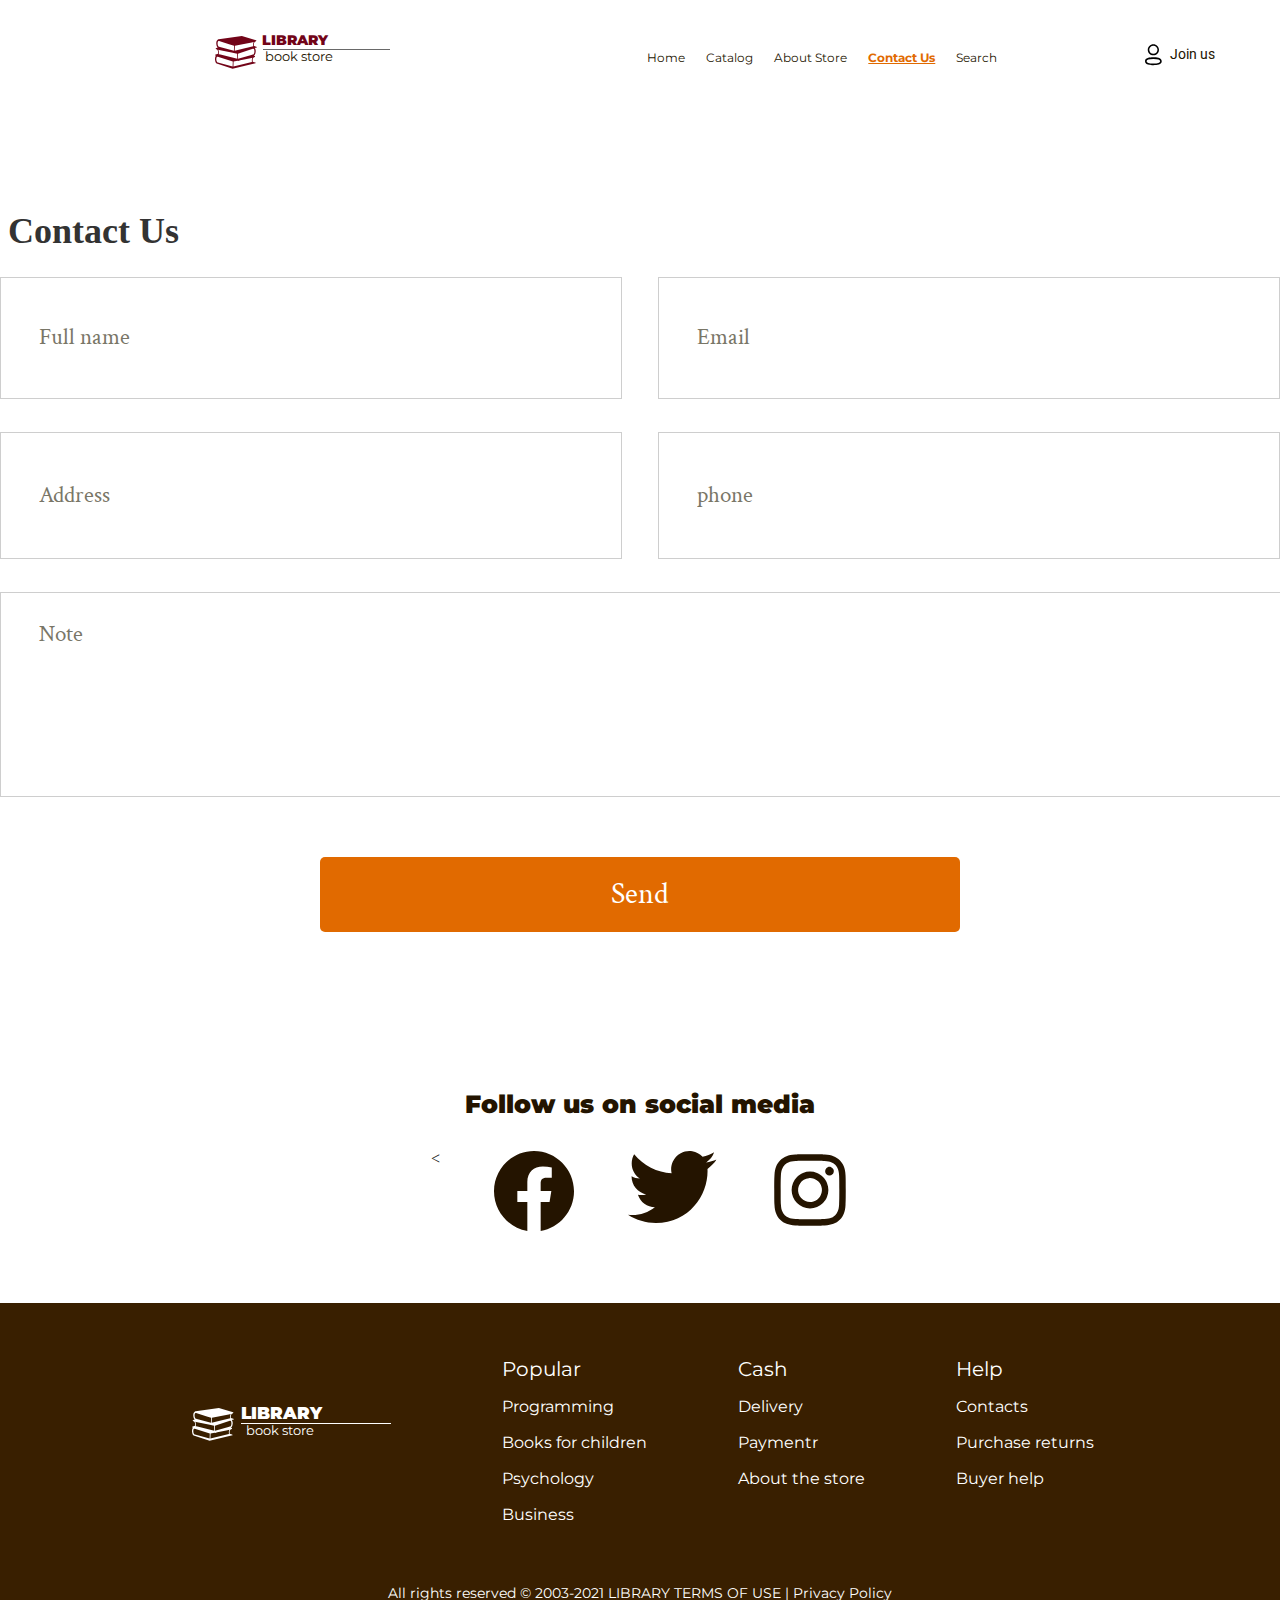
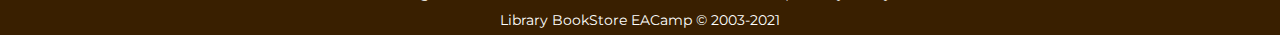
<file: client/contact.html>
<!DOCTYPE html>
<html lang="en">

<head>
  <meta charset="UTF-8">
  <meta name="viewport" content="width=device-width, initial-scale=1.0">
  <title>Document</title>
</head>
<link rel="stylesheet" href="./assets/css/main.css" />
<link rel="stylesheet" href="./assets/css/contac.css" />

<!-- BOOTSTRAP CSS-->
<link href="https://cdn.jsdelivr.net/npm/bootstrap@5.3.2/dist/css/bootstrap.min.css" rel="stylesheet"
  integrity="sha384-T3c6CoIi6uLrA9TneNEoa7RxnatzjcDSCmG1MXxSR1GAsXEV/Dwwykc2MPK8M2HN" crossorigin="anonymous" />

<body>
  <!--HEADER-->
  <header>
    <div class="logoBox">
      <img src="./assets/img/headerLogo.svg" />
      <div class="logoWriting">
        <span>LIBRARY</span>
        <div class="line"></div>
        <span>book store</span>
      </div>
    </div>

     <!-- hamburger icon onclick button x -->

     <div id="overlayrespons" class="overlayresponsive"></div>

     <div id="responss" class="respons">

       <img id="xbtn" class="responsxbtn" src="./assets/img/xbutton.svg" alt="">

       <div id="responstag" class="navatag">
        <a href="../index.html">Home</a>
        <a href="./catalog.html">Catalog</a>
        <a href="./aboutPage.html">About Store</a>
        <a href="./contact.html">Contact Us</a>
        <a href="./searchPage.html">Search</a>
       </div>

     </div>

    <div class="menu">
      <a href="../index.html">Home</a>
      <a href="./catalog.html">Catalog</a>
      <a href="./aboutPage.html">About Store</a>
      <a class="orange" href="./contact.html">Contact Us</a>
      <a href="./searchPage.html">Search</a>
    </div>
    <div class="joinUs">
      <img src="./assets/img/joinUs.svg" />
      <a class="joinopenmodel" href="#" id="joinclick"><span>Join us</span></a>
    </div>
    <img id="hamburgerbtn" src="./assets/img/hamburger.svg" class="hamburger">
  </header>
  <!--Main-->
  <main class="contact_main">
    <section class="main_section">
      <div class="container mx-auto p-0">
        <div class="p-div">
          <p>Contact Us</p>
        </div>

        <form class="form">
          <div class="form-area1">
            <input id="contactName" type="text" placeholder="Full name" />
            <input id="contactEmail" type="email" placeholder="Email" />
          </div>
          <div class="form-area2">
            <input id="contactAddress" type="text" placeholder="Address" />
            <input id="contactPhone" type="text" placeholder="phone" />
          </div>
          <div>
            <div class="form-area3">
              <textarea id="contactTextarea" placeholder="Note"></textarea>
            </div>
          </div>
          <div class="button-div">
            <button>Send</button>
          </div>
          </div>
        </form>

    </section>
    <section id="sectionThree">
      <span>Follow us on social media</span>
      <div class="icons">
        <<a href="https://www.facebook.com/"><img src="./assets/img/facebook.svg" /></a>
        <a href="https://twitter.com/?lang=tr"><img src="./assets/img/twitter.svg" /></a>
        <a href="https://www.instagram.com/"><img src="./assets/img/instagram.svg" /></a>
      </div>
      </div>
    </section>
  </main>

  <!-- FOOTER-->
  <footer class="footerpage">
    <div class="footerMain">
      <div class="footerlibblock">
        <img width="42" height="42" src="./assets/img/footerLogo.svg" alt="" />
        <div class="librarylayout">
          <h1 class="footerlibtext">LIBRARY</h1>
          <div class="footerlibbor"></div>
          <h2 class="footerbookstr">book store</h2>
        </div>
      </div>
      <div class="footerMobileBox">
        <a href="../index.html">Home</a>
        <a href="./catalog.html">Catalog</a>
        <a href="./aboutPage.html">About</a>
        <a href="./contact.html">Contact us</a>
        <a href="./searchPage.html">Search</a>
        <img src="./assets/img/footerLine.svg" class="line" />
      </div>

      <div class="footertagbox">
        <div class="tagbox">
          <a class="popularTag" href="">Popular</a>
          <a class="footerTag" href=""> Programming</a>
          <a class="footerTag" href=""> Books for children</a>
          <a class="footerTag" href="">Psychology</a>
          <a class="footerTag" href=""> Business</a>
        </div>

        <div class="tagbox">
          <a class="popularTag" href="">Cash</a>
          <a class="footerTag" href="">Delivery</a>
          <a class="footerTag" href=""> Paymentr</a>
          <a class="footerTag" href=""> About the store</a>
        </div>

        <div class="tagbox">
          <a class="popularTag" href="">Help</a>
          <a class="footerTag" href="">Contacts</a>
          <a class="footerTag" href=""> Purchase returns</a>
          <a class="footerTag" href=""> Buyer help</a>
        </div>
      </div>
    </div>

    <div class="textend">
      <p>
        All rights reserved © 2003-2021 LIBRARY TERMS OF USE | Privacy Policy
      </p>
      <p>Library BookStore EACamp © 2003-2021</p>
    </div>
  </footer>

  <!-- join us Modal -->

  <div class="overlay" id="overlaymodal"></div>
  <div class="joincontent" id="joinustext">
    <div>
      <h1 class="jointitle">Join Us</h1>
    </div>

    <br>
    <br>
    <br>

    <div class="joinboxing">
      <input class="joininputname" type="text" name="" id="" placeholder="Fullname">
      <input class="joininputname" type="text" name="" id="" placeholder="Email">
      <button class="joinbtn">Join</button>
    </div>
  </div>


  <script src="./assets/js/index.js"></script>
  <script src="./assets/js/responsive.js"></script>

</body>

</html>
</file>
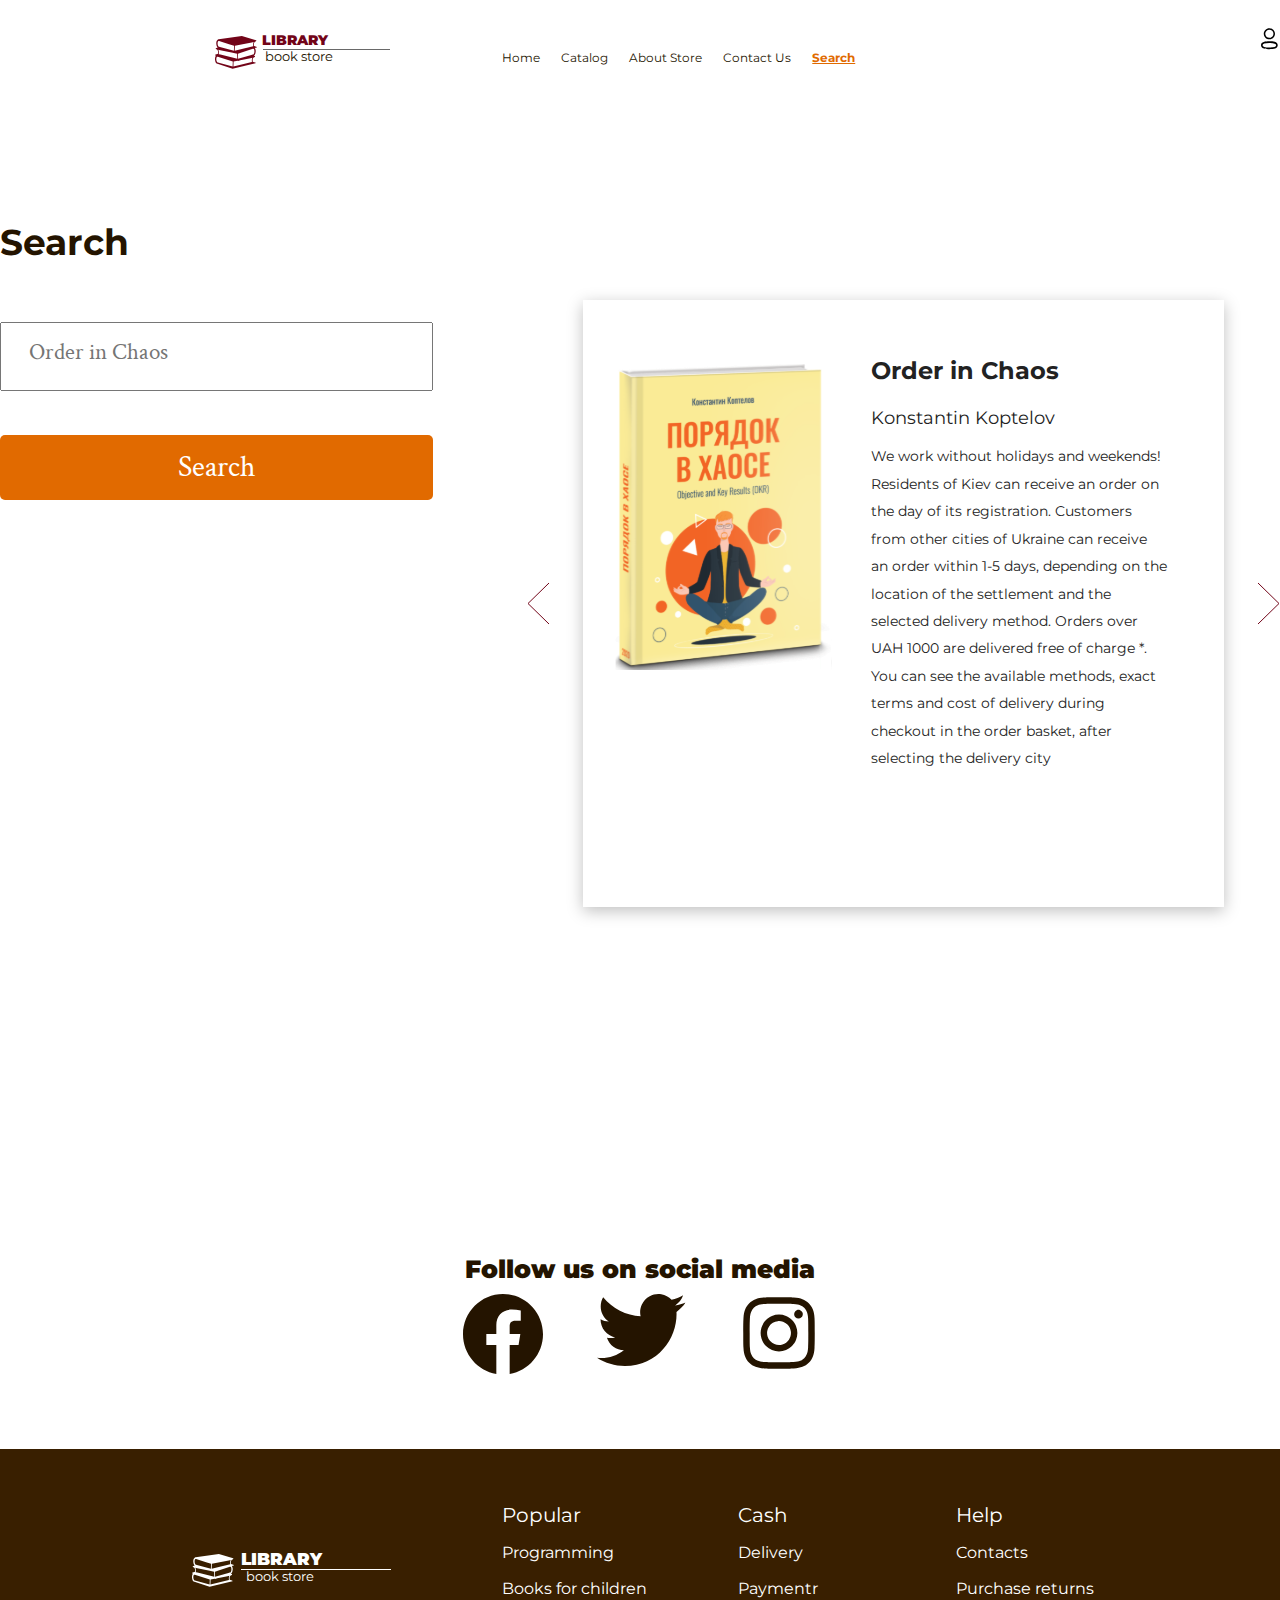
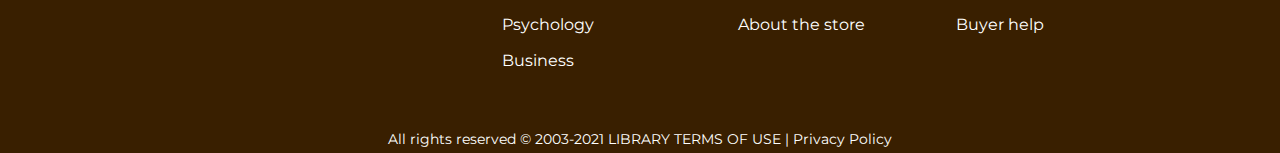
<file: client/searchPage.html>
<!DOCTYPE html>
<html lang="en">

<head>
  <meta charset="UTF-8" />
  <meta name="viewport" content="width=device-width, initial-scale=1.0" />
  <title>Search Page</title>
  <link href="https://cdn.jsdelivr.net/npm/bootstrap@5.3.2/dist/css/bootstrap.min.css" rel="stylesheet"
    integrity="sha384-T3c6CoIi6uLrA9TneNEoa7RxnatzjcDSCmG1MXxSR1GAsXEV/Dwwykc2MPK8M2HN" crossorigin="anonymous" />
  <link rel="stylesheet" href="./assets/css/main.css" />
  <link rel="stylesheet" href="./assets/css/searchPage.css" />
</head>

<body>
  <header>
    <div class="logoBox">
      <img src="./assets/img/headerLogo.svg" />
      <div class="logoWriting">
        <span>LIBRARY</span>
        <div class="line"></div>
        <span>book store</span>
      </div>
    </div>
    
    <!-- hamburger icon onclick button x -->

    <div id="overlayrespons" class="overlayresponsive"></div>

    <div id="responss" class="respons">

      <img id="xbtn" class="responsxbtn" src="./assets/img/xbutton.svg">

      <div id="responstag" class="navatag">
        <a href="../index.html">Home</a>
        <a href="./catalog.html">Catalog</a>
        <a href="./aboutPage.html">About Store</a>
        <a href="./contact.html">Contact Us</a>
        <a href="./searchPage.html">Search</a>
      </div>

    </div>

    <div class="menu">
      <a href="../index.html">Home</a>
      <a href="./catalog.html">Catalog</a>
      <a href="./aboutPage.html">About Store</a>
      <a href="./contact.html">Contact Us</a>
      <a class="orange" href="./searchPage.html">Search</a>
    </div>

    <div class="joinUs">
      <img src="./assets/img/joinUs.svg" />
      <a class="joinopenmodel" href="" id="joinclick"><span>Join us</span></a>
    </div>

    
    <div class="responsxbtnjoin">
      <img id="xbtnres" src="./assets/img/xbutton.svg" alt="">
    </div>


      <!------ join us icon responsive -->
      <div class="responsivejoinUs">
        <img id="joinclickres" src="./assets/img/joinUs.svg"/>
      </div>

      <!-- ----- -->

    <img id="hamburgerbtn" src="./assets/img/hamburger.svg" class="hamburger">

  </header>
  <section id="sectionFirst">
    <div class="leftSide">
      <h2>Search</h2>
      <input type="text" placeholder="Order in Chaos" />
      <button>Search</button>
    </div>
     <div class="swiper_book">
      <img class="button-prev" src="../client/assets/img/prevArrow.svg" alt="" />
    <div class="book_card">
      <img src="../client/assets/img/book1.svg" />
      <div class="about_book">
        <span class="book_name">Order in Chaos</span>
        <span class="book_autor">Konstantin Koptelov</span>
        <p>We work without holidays and weekends! Residents of Kiev can receive an order on the day of its registration.
          Customers from other cities of Ukraine can receive an order within 1-5 days, depending on the location of the
          settlement and the selected delivery method. Orders over UAH 1000 are delivered free of charge *. You can see
          the available methods, exact terms and cost of delivery during checkout in the order basket, after selecting
          the delivery city </p>
      </div>    
      </div>
      <img class="button-next" src="../client/assets/img/nextArrow.svg" alt="" />
      </div>
      </section>
  <section id="sectionSecond">
    <span>Follow us on social media</span>
    <div class="icons">
      <a href="https://www.facebook.com/"><img src="./assets/img/facebook.svg" /></a>
            <a href="https://twitter.com/?lang=tr"><img src="./assets/img/twitter.svg" /></a>
            <a href="https://www.instagram.com/"><img src="./assets/img/instagram.svg" /></a>
    </div>
  </section>
  <footer class="footerpage">
    <div class="footerMain">
      <div class="footerlibblock">
        <img
          width="42"
          height="42"
          src="./assets/img/footerLogo.svg"
          alt=""
        />
        <div class="librarylayout">
          <h1 class="footerlibtext">LIBRARY</h1>
          <div class="footerlibbor"></div>
          <h2 class="footerbookstr">book store</h2>
        </div>
      </div>
      <div class="footerMobileBox">
        <a href="../index.html">Home</a>
        <a href="./catalog.html">Catalog</a>
        <a href="./aboutPage.html">About</a>
        <a href="./contact.html">Contact us</a>
        <a href="./searchPage.html">Search</a>
        <img src="./assets/img/footerLine.svg" class="line" />
      </div>

      <div class="footertagbox">
        <div class="tagbox">
          <a class="popularTag" href="">Popular</a>
          <a class="footerTag" href=""> Programming</a>
          <a class="footerTag" href=""> Books for children</a>
          <a class="footerTag" href="">Psychology</a>
          <a class="footerTag" href=""> Business</a>
        </div>

        <div class="tagbox">
          <a class="popularTag" href="">Cash</a>
          <a class="footerTag" href="">Delivery</a>
          <a class="footerTag" href=""> Paymentr</a>
          <a class="footerTag" href=""> About the store</a>
        </div>

        <div class="tagbox">
          <a class="popularTag" href="">Help</a>
          <a class="footerTag" href="">Contacts</a>
          <a class="footerTag" href=""> Purchase returns</a>
          <a class="footerTag" href=""> Buyer help</a>
        </div>
      </div>
    </div>

    <div class="textend">
      <p>
        All rights reserved © 2003-2021 LIBRARY TERMS OF USE | Privacy Policy
      </p>
      <p>Library BookStore EACamp © 2003-2021</p>
    </div>
  </footer>
  <!-- join us Modal -->

  <div class="overlay" id="overlaymodal"></div>
  <div class="joincontent" id="joinustext">
    <div>
      <h1 class="jointitle">Join Us</h1>
    </div>

    <br>
    <br>
    <br>

    <div class="joinboxing">
      <input class="joininputname" type="text" name="" id="" placeholder="Fullname">
      <input class="joininputname" type="text" name="" id="" placeholder="Email">
      <button class="joinbtn">Join</button>
    </div>
  </div>

     <!-- -------respinsive join us modal -->

     <div class="joincontentresponsive" id="joinustextres">
      <div>
          <h1 class="jointitle">Join Us</h1>
      </div>

      <br>
      <br>
      <br>

      <!-- join alert message -->

      <div id="alertmessage" class="alert alert-danger" role="alert">
        Xahiş olunur daxil olmaq üçün məlumatları daxil edin!
      </div>

      <div id="invalidalertmessage" class="alert alert-warning" role="alert">
        Yalnış melumatı daxil etmisiniz xahiş düzgün melumatı daxil edin.
      </div>
      
      <!-- ---- -->

  <div class="joinboxingres">
      <input class="joininputnameres" type="email" name="" id="inputfaildmail" placeholder="Email">
      <input class="joininputnameres" type="password" name="" id="inputfaild" placeholder="Password">
      <button id="joinbtnres" class="joinbtnres">Join</button>
      <button class=" btn btn-success" id="showpasswordbtn">Şifrəni Göstər</button>
      <button class="btnhide btn btn-secondary" id="hidepasswordbtn">Şifrəni Gizlə</button>
  </div>

  </div>
<!-- --------- -->



  <script src="./assets/js/index.js"></script>
  <script src="./assets/js/responsive.js"></script>

  <script src="https://cdn.jsdelivr.net/npm/bootstrap@5.3.2/dist/js/bootstrap.bundle.min.js"
    integrity="sha384-C6RzsynM9kWDrMNeT87bh95OGNyZPhcTNXj1NW7RuBCsyN/o0jlpcV8Qyq46cDfL"
    crossorigin="anonymous"></script>
</body>

</html>
</file>
<file: admin/assets/css/login.css>
body {
  background: #720418;
  font-family: "Montserrat", sans-serif;
  height: 100vh;
}
header {
  padding-left: 2.1875rem;
  padding-top: 4.685rem;
}
header .logo-box {
  display: flex;
  gap: 0.4988rem;
  justify-content: flex-start;
  align-items: center;
}
header .logo-box .logo-writing {
  display: flex;
  flex-direction: column;
  max-width: 12.6728rem;
}
header .logo-box .logo-writing span:first-child {
  color: #fff;
  font-family: "Montserrat", sans-serif;
  font-size: 0.875rem;
  font-style: normal;
  font-weight: 900;
  line-height: normal;
  margin-bottom: 0.3794rem;
}
header .logo-box .logo-writing .line {
  width: 12.6728rem;
  height: 0.0625rem;
  background: rgba(255, 255, 255, 0.59);
}
header .logo-box .logo-writing span:last-child {
  color: #fff;
  font-family: "Montserrat", sans-serif;
  font-size: 0.8125rem;
  font-style: normal;
  font-weight: 400;
  line-height: 196.187%;
  margin-left: 0.2994rem;
  margin-top: 0.2531rem;
}
main .container {
  display: flex;
  justify-content: center;
  align-items: center;
  margin-top: 7.5625rem;
}
main .container .login-box {
  display: flex;
  flex-direction: column;
  justify-content: center;
  align-items: center;
  padding-top: 4.3125rem;
  padding-bottom: 2.1481rem;
  background: #fff;
  max-width: 41.375rem;
  width: 100%;
}
main .container .login-box h1 {
  color: #000;
  text-align: center;
  font-family: "Montserrat", sans-serif;
  font-size: 2.75rem;
  font-style: normal;
  font-weight: 700;
  line-height: normal;
  height: 5.0625rem;
}
main .container .login-box .inputs {
  display: flex;
  width: 100%;
  flex-direction: column;
  align-items: center;
  justify-content: center;
  gap: 2.125rem;
}
main .container .login-box .inputs input {
  width: 34.5586rem;
  height: 4.6588rem;
  flex-shrink: 0;
  border: 0.0625rem solid #cecece;
  background: #fff;
  box-sizing: border-box;
  padding-top: 1.1269rem;
  padding-left: 3.2275rem;
  padding-bottom: 1.1269rem;
  color: #797667;
  font-family: "Crimson Text", serif;
  font-size: 1.1875rem;
  font-style: normal;
  font-weight: 400;
  line-height: normal;
}
main .container .login-box button {
  margin-top: 5.2838rem;
  width: 34.5586rem;
  height: 4.6588rem;
  flex-shrink: 0;
  border-radius: 0.3125rem;
  border: 0.0625rem solid #cecece;
  background: #e16a00;
  color: #fff;
  text-align: center;
  font-family: "Crimson Text", serif;
  font-size: 1.1875rem;
  font-style: normal;
  font-weight: 700;
  line-height: normal;
}
@media screen and (max-width: 755px) {
  header {
    display: flex;
    justify-content: flex-start;
    align-items: flex-start;
  }
  img {
    width: 35.882px;
    height: 54px;
    flex-shrink: 0;
  }
  .logo-box {
    max-width: 151.217px;
    height: 54px;
  }
  .logo-writing {
    max-width: 108.5px;
  }
  .logo-writing .line {
    width: 108.5px;
    height: 1px;
  }
  .logo-writing span {
    margin-top: 0px;
    margin-bottom: 0px;
    padding: 0px;
    margin: 0px;
  }
  .logo-writing span:first-child {
    color: #fff;
    font-family: Montserrat;
    font-size: 14px;
    font-style: normal;
    font-weight: 900;
    line-height: normal;
  }
  .logo-writing span:last-child {
    color: #fff;
    font-family: Montserrat;
    font-size: 13px;
    font-style: normal;
    font-weight: 400;
    line-height: 196.187%; /* 25.504px */
  }
  main .container {
    width: 322px;
    display: flex;
    margin: auto;
    margin-top: 95px;
  }
  .login-box {
    margin: auto;
    margin-bottom: 50px;
  }
  .inputs {
    margin-top: 4.0625rem;
  }
  .inputs input {
    max-width: 12.038rem;
    height: 2.5524rem;
  }
  .welcome-text {
    max-width: 152px;
    display: flex;
    justify-content: center;
    align-items: center;
  }
  .login-box {
    display: inline;
  }
  .login-box h1 {
    color: #000;
    text-align: center;
    font-family: Montserrat;
    font-size: 1.25rem;
    font-style: normal;
    font-weight: 700;
    line-height: normal;
  }
  button {
    max-width: 193.491px;
    height: 37.697px;
  }
}
</file>
<file: client/assets/css/bookPage.css>
header {
  display: flex;
  justify-content: space-between;
  align-items: center;
}
header .logoBox {
  display: flex;
  margin-top: 31px;
  margin-left: 215px;
}
header .logoWriting {
  display: flex;
  flex-direction: column;
}
header .logoWriting span:first-child {
  color: #720418;
  font-family: "Montserrat", sans-serif;
  font-size: 14px;
  font-style: normal;
  font-weight: 900;
  line-height: normal;
  margin-left: 5px;
}
header .logoWriting .line {
  width: 127px;
  height: 1px;
  background: rgba(0, 0, 0, 0.59);
  margin-left: 6px;
}
header .logoWriting span:last-child {
  margin-left: 8px;
}
header .menu {
  display: flex;
  gap: 21px;
  margin-top: 42px;
}
header .menu a {
  color: #241400;
  font-family: "Montserrat", sans-serif;
  font-size: 12px;
  font-style: normal;
  font-weight: 400;
  line-height: 196.187%;
}
header .menu .orange {
  color: #e16a00;
  font-family: "Montserrat", sans-serif;
  font-size: 12px;
  font-style: normal;
  font-weight: 700;
  line-height: 196.187%;
  text-decoration-line: underline;
}
header .joinUs {
  display: flex;
  justify-content: center;
  align-items: center;
  gap: 6px;
  margin-top: 35px;
}
header .joinUs span {
  color: #241400;
  font-family: "Roboto", sans-serif;
  font-size: 14px;
  font-style: normal;
  font-weight: 400;
  line-height: normal;
  margin-right: 65px;
}
header .hamburger {
  display: none;
}

/* responsive overlay and menu page */

.respons img {
  position: fixed;
  top: 0;
  right: 0;
  margin-right: 15px;
  margin-top: 22px;
  display: none;
}

.respons .navatag {
  display: flex;
  flex-direction: column;
  position: fixed;
  top: 0;
  right: 0;
  margin-right: 15px;
  margin-top: 18px;
  margin-top: 120px;
  margin-right: 15px;
  text-align: right;
  font-family: Montserrat;
  font-size: 17px;
  font-style: normal;
  font-weight: 400;
  line-height: 196.187%;
  display: none;
}

.navatag a {
  display: flex;
  flex-direction: column;
  color: #f2f2f2;
  margin-top: 30px;
}

body .overlayresponsive {
  position: fixed;
  top: 0;
  left: 0;
  width: 100vw;
  height: 100vh;
  background: rgba(36, 20, 0, 0.9);
  display: none;
}

/* .responsmenutext a{
display: flex;
flex-direction: column;
margin-top: 70px;
margin-right: 15px;
color: #F2F2F2;
text-align: right;
font-family: Montserrat;
font-size: 17px;
font-style: normal;
font-weight: 400;
line-height: 196.187%;
} */

/* ---------- */

#sectionOne {
  display: flex;
  justify-content: flex-start;
  align-items: center;
  gap: 141px;
  margin: auto;
}
#sectionOne .left-side {
  margin-left: 212px;
  margin-top: 173px;
}
#sectionOne .left-side .back {
  width: 100px;
  height: 29px;
  background-color: #e16a00;
  box-shadow: 0px 3px 8px rgba(225, 106, 0, 0.19);
  border: none;
  border-radius: 3px;
  color: #fff;
  font-family: "Montserrat", sans-serif;
  font-size: 12px;
  font-style: normal;
  font-weight: 900;
  line-height: 196.187%;
}
#sectionOne .left-side .year {
  text-align: center;
  color: #fff;
  font-size: 12px;
  font-style: normal;
  font-family: "Montserrat", sans-serif;
  font-weight: 900;
  line-height: 196.187%; /* 23.542px */
  text-transform: uppercase;
  border-radius: 3px;
  width: 69px;
  height: 23px;
  flex-shrink: 0;
  background-color: #2f80ed;
  box-shadow: 0px 3px 8px rgba(225, 106, 0, 0.19);
  margin-top: 80px;
}
#sectionOne .left-side .title {
  color: #241400;
  font-family: "Montserrat", sans-serif;
  font-size: 35px;
  font-style: normal;
  font-weight: 700;
  line-height: 196.187%;
}
#sectionOne .left-side .subtitle {
  color: #241400;
  font-family: "Montserrat", sans-serif;
  font-size: 16px;
  font-style: normal;
  font-weight: 700;
  line-height: 196.187%; /* 31.39px */
}
#sectionOne .left-side .subtitle2 {
  color: #241400;
  font-family: "Montserrat", sans-serif;
  font-size: 22px;
  font-style: normal;
  font-weight: 400;
  line-height: 196.187%;
}
#sectionOne .left-side .paragraph {
  max-width: 686px;
  color: #241400;
  font-family: "Montserrat", sans-serif;
  font-size: 18px;
  font-style: normal;
  font-weight: 400;
  line-height: 196.187%; /* 35.314px */
}
#sectionOne .right-side {
  margin-top: 173px;
  position: relative;
  max-width: 379px;
  max-height: 529px;
}
#sectionOne .right-side .new {
  display: flex;
  justify-content: center;
  align-items: center;
  width: 94px;
  height: 28px;
  flex-shrink: 0;
  width: 94px;
  height: 28px;
  flex-shrink: 0;
  background-color: #eb5757;
  box-shadow: 0px 3px 8px rgba(225, 106, 0, 0.19);
  position: absolute;
  top: 0;
  right: 20px;
  color: #fff;
  font-family: "Montserrat", sans-serif;
  font-size: 12px;
  font-style: normal;
  font-weight: 900;
  line-height: 196.187%;
  text-transform: uppercase;
}
#sectionOne .book_responsive {
  display: none;
}
#sectionTwo {
  display: flex;
  flex-direction: column;
  justify-content: flex-start;
}
#sectionTwo .input {
  display: flex;
  max-width: 686px;
  margin-left: 212px;
}
#sectionTwo .input input {
  width: 634px;
  height: 60px;
  margin-top: 122px;
  border-radius: 5px;
  background: rgba(255, 255, 255, 0.8);
  box-shadow: 0px 0px 10px 1px rgba(0, 0, 0, 0.15);
  border: none;
  box-sizing: border-box;
  padding-top: 21px;
  padding-left: 38px;
  padding-bottom: 19px;
}
#sectionTwo .input button {
  display: flex;
  justify-content: center;
  align-items: center;
  width: 60.109px;
  height: 60px;
  margin-top: 122px;
  border-radius: 5px;
  background: #e16a00;
  border: none;
}
#sectionTwo .commentArea {
  display: flex;
  flex-direction: column;
  max-width: 686px;
  height: 167px;
  flex-shrink: 0;
  align-items: center;
  border-radius: 5px;
  background: #fff;
  box-shadow: 0px 4px 4px 0px rgba(0, 0, 0, 0.25);
  margin-left: 212px;
}
#sectionTwo .commentArea .nameAndDate {
  margin-top: 30px;
}
#sectionTwo .commentArea .nameAndDate .comment {
  width: 650.253px;
  color: #232323;
  font-family: "Rubik", sans-serif;
  font-size: 16px;
  font-style: normal;
  font-weight: 400;
  line-height: 24px;
  margin-top: 17px;
}
#sectionTwo .commentArea .nameAndDate span:first-child {
  color: #232323;
  font-family: "Rubik", sans-serif;
  font-size: 16px;
  font-style: normal;
  font-weight: 500;
  line-height: normal;
}
#sectionTwo .commentArea .nameAndDate span:last-child {
  color: #232323;
  font-family: "Rubik", sans-serif;
  font-size: 16px;
  font-style: normal;
  font-weight: 400;
  line-height: 24px; /* 150% */
}
#sectionTwo .comments {
  display: flex;
  flex-direction: column;
  gap: 43px;
  margin-top: 53px;
}
#sectionThree {
  display: flex;
  justify-content: center;
  align-items: center;
  flex-direction: column;
  margin-top: 148px;
  margin-bottom: 72px;
}
#sectionThree span {
  color: #241400;
  font-family: "Montserrat", sans-serif;
  font-size: 25px;
  font-style: normal;
  font-weight: 900;
  line-height: 196.187%;
}
#sectionThree .icons {
  display: flex;
  gap: 54px;
  margin-top: 22px;
}
.footerpage {
  background-color: #391f00;
  display: flex;
  flex-direction: column;
  /* display: flex;
justify-content: space-between;
width: 100%;
height: 200px;
flex-shrink: 0;
background-color: #391F00;
box-sizing: border-box;
padding-left: 192px;
padding-right: 186px; */
}

.footerlibtext {
  color: #ffffff;
  font-family: "Montserrat", sans-serif;
  font-size: 17px;
  font-style: normal;
  font-weight: 900;
  line-height: normal;
}

.footerbookstr {
  color: #ffffff;
  font-family: "Montserrat", sans-serif;
  font-size: 13px;
  font-style: normal;
  font-weight: 400;
  margin-left: 5px;
}

.footerlibbor {
  width: 150px;
  height: 1px;
  background-color: #ffffff;
}

.popularTag {
  color: #ffffff;
  font-size: 20px;
  font-family: "Montserrat", sans-serif;
}

.footerTag {
  color: #ffffff;
  font-family: "Montserrat", sans-serif;
}

.footertagbox {
  display: flex;
  gap: 91px;
  margin-top: 56px;
}

.footerallbox {
  display: flex;
  justify-content: space-around;
  align-items: center;
}

.tagbox {
  display: flex;
  flex-direction: column;
  gap: 20px;
}

.footerlibblock {
  display: flex;
  gap: 7px;
  margin-top: 100px;
}

.footerMain {
  display: flex;
  justify-content: space-between;
  width: 100%;
  height: 200px;
  flex-shrink: 0;
  background-color: #391f00;
  box-sizing: border-box;
  padding-left: 192px;
  padding-right: 186px;
}

.textend {
  text-align: center;
  color: #ffffff;
  margin-top: 77px;
  font-size: 14px;
  font-style: normal;
  font-weight: 400;
  line-height: 196.187%;
  font-family: "Montserrat",  sans-serif;
}

body .overlay {
  position: fixed;
  top: 0;
  left: 0;
  width: 100vw;
  height: 100vh;
  background: rgba(0, 0, 0, 0.5);
  z-index: 1;
  display: none;
  /* transition: opacity 0.3s ease; */
}

.overlay:hover,
.overlay:focus {
  color: black;
  text-decoration: none;
  cursor: pointer;
}

.joinopenmodel {
  background-color: #ddd;
}

.joincontent {
  position: absolute;
  top: 95%;
  left: 50%;
  transform: translate(-50%, -50%);
  background-color: #ffffff;
  width: 630px;
  height: 500px;
  flex-shrink: 0;
  z-index: 2;
  text-align: center;
  padding: 20px;
  box-sizing: border-box;
  display: none;
}

.jointitle {
  text-align: center;
  font-size: large;
  margin-top: 45px;
  color: #000;
  font-family: "Montserrat", sans-serif;
  text-align: center;

  font-size: 38px;
  font-style: normal;
  font-weight: 700;
  line-height: normal;
}

.joininputname {
  border: 1px solid #cecece;
  background: #fff;
  width: 550px;
  height: 70px;
  flex-shrink: 0;
  color: #797667;

  font-family: "Crimson Text", serif;
  font-size: 19px;
  font-style: normal;
  font-weight: 400;
  line-height: normal;
  box-sizing: border-box;
  padding-left: 38px;
  padding-bottom: 10px;
}

.joinboxing {
  display: flex;
  flex-direction: column;
  align-items: center;
  gap: 30px;
}

.joinbtn {
  width: 550px;
  height: 70px;
  flex-shrink: 0;
  border-radius: 5px;
  border: 1px solid #cecece;
  background: #e16a00;
  color: #fff;

  text-align: center;
  font-family: "Crimson Text", serif;
  font-size: 19px;
  font-style: normal;
  font-weight: 700;
  line-height: normal;
}

.joinopenmodel {
  background-color: transparent;
}

@keyframes fadeIn {
  from {
    opacity: 0;
  }
  to {
    opacity: 1;
  }
}

@keyframes fadeOut {
  from {
    opacity: 1;
  }
  to {
    opacity: 0;
  }
}

.footerMobileBox {
  display: none;
}

/* ----- Home Page Responsive */

@media screen and (max-width: 911px) {
  header {
    display: flex;
    padding-left: 15px;
    padding-right: 33px;
  }
  header .logoBox {
    width: 177px;
    height: 42px;
    flex-shrink: 0;
    margin-left: 0px;
    margin-top: 16px;
  }
  header .menu {
    display: none;
  }
  header .joinUs {
    display: none;
  }
  header .hamburger {
    display: block;
  }
  main {
    display: flex;
    flex-direction: column;
  }

  #sectionOne {
    display: flex;
    flex-direction: column;
  }
  #sectionOne .left-side {
    display: flex;
    flex-direction: column;
    width: 100%;
    text-align: center;
    margin: auto;
  }
  #sectionOne .paragraph {
    margin: auto;
    margin-left: 15px;
    margin-right: 15px;
    line-height: 196.187%;
    font-size: 12px;
  }
  #sectionOne .back {
    margin-top: 51px;
    margin-left: 15px;
  }
  #sectionOne .year {
    margin-left: 23px;
  }
  #sectionOne .right-side {
    display: none;
  }
  #sectionOne .book_responsive {
    display: flex;
    margin: auto;
    margin-top: 67.51px;
    flex-shrink: 0;
    width: 273.642px;
    height: 388px;
  }
  #sectionOne .left-side .title {
    margin-top: 44px;
  }

  #sectionTwo {
    display: none;
  }

  footer {
    display: flex;
    justify-content: center;
  }

  footer .footerMain {
    display: flex;
    justify-content: center;
    flex-direction: column;
    width: 100%;
    height: 166px;
    flex-shrink: 0;
    background-color: #391f00;
    box-sizing: border-box;
    padding-left: 38px;
    padding-right: 21.4px;
    padding-top: 13px;
  }
  footer .tagbox {
    display: none;
  }
  footer .footertagbox {
    justify-content: center;
    margin-top: 0px;
    padding-top: 0px;
  }
  footer .footerlibblock {
    justify-content: center;
    display: flex;
    margin-bottom: 4px;
    margin-top: 141px;
  }
  footer .footerMain {
    justify-content: center;
    margin: 0;
    padding: 0;
    height: 0px;
  }
  footer .footerMobileBox {
    display: block;
    text-align: center;
  }
  footer .footerMobileBox a {
    padding: 8px;
    color: #f2f2f2;
    font-family: "Montserrat",  sans-serif;
    font-size: 12px;
    font-style: normal;
    font-weight: 400;
    line-height: 196.187%; /* 23.542px */
  }
  footer .textend {
    margin-top: 130px;
    display: flex;
    justify-content: center;
  }
  footer .textend p:first-child {
    display: none;
  }
  footer .textend p:last-child {
    display: block;
    color: #fff;
    text-align: center;
    font-family: "Montserrat",  sans-serif;
    font-size: 12px;
    font-style: normal;
    font-weight: 400;
    line-height: 196.187%; /* 23.542px */
    width: 175px;
  }
  footer .footerMobileBox .line {
    display: block;
    margin: auto;
    width: 250px;
    margin-top: 32px;
  }
}
</file>
<file: client/assets/css/catalog.css>
header {
  display: flex;
  justify-content: space-between;
  align-items: center;
}
header .logoBox {
  display: flex;
  margin-top: 31px;
  margin-left: 215px;
}
header .logoWriting {
  display: flex;
  flex-direction: column;
}
header .logoWriting span:first-child {
  color: #720418;
  font-family: "Montserrat", sans-serif;
  font-size: 14px;
  font-style: normal;
  font-weight: 900;
  line-height: normal;
  margin-left: 5px;
}
header .logoWriting .line {
  width: 127px;
  height: 1px;
  background: rgba(0, 0, 0, 0.59);
  margin-left: 6px;
}
header .logoWriting span:last-child {
  margin-left: 8px;
  color: #241400;
  /* Текст в параграфах */
  font-family: Montserrat;
  font-size: 13px;
  font-style: normal;
  font-weight: 400;
}
header .menu {
  display: flex;
  gap: 21px;
  margin-top: 42px;
}
header .menu a {
  color: #241400;
  font-family: "Montserrat", sans-serif;
  font-size: 12px;
  font-style: normal;
  font-weight: 400;
  line-height: 196.187%;
  text-decoration: none;
}
header .menu .orange {
  color: #e16a00;
  font-family: "Montserrat", sans-serif;
  font-size: 12px;
  font-style: normal;
  font-weight: 700;
  line-height: 196.187%;
  text-decoration-line: underline;
}
header .hamburger {
  display: none;
}

.joinUs {
  display: flex;
  justify-content: center;
  align-items: center;
  gap: 6px;
  margin-top: 23px;
  display: block;
}
.joinUs span {
  color: #241400;
  font-family: "Roboto", sans-serif;
  font-size: 14px;
  font-style: normal;
  font-weight: 400;
  line-height: normal;
  margin-right: 65px;
  display: block;
}

.responsivejoinUs img{
  display: none;
}

 /* responsive overlay and menu page */


 .respons img{
  position: fixed;
  top: 0;
  right: 0;
  margin-right: 15px;
  margin-top: 22px;
  display: none;
  z-index: 2;
}



.respons .navatag {
display: flex;
flex-direction: column;
position: fixed;
top: 0;
right: 0;
margin-right: 15px;
margin-top: 18px;
margin-top: 120px;
margin-right: 15px;
text-align: right;
font-family: Montserrat;
font-size: 17px;
font-style: normal;
font-weight: 400;
line-height: 196.187%;
z-index: 2;
display: none;
}

.navatag a{
  display: flex;
  flex-direction: column;
  color: #F2F2F2;
  margin-top: 30px;
}

body .overlayresponsive{
  position: fixed;
  top: 0;
  left: 0;
  width: 100vw;
  height: 100vh;
  background: rgba(36, 20, 0, 0.90);
  display: none;
}

.overlayresponsive{
  z-index: 2;
}

/* ----- swipper catalog */

.slidermom{
  display: flex;
  gap: 70px;
}






/* ------- */

/* .responsmenutext a{
display: flex;
flex-direction: column;
margin-top: 70px;
margin-right: 15px;
color: #F2F2F2;
text-align: right;
font-family: Montserrat;
font-size: 17px;
font-style: normal;
font-weight: 400;
line-height: 196.187%;
} */


/* ---------- */

.sections {
  display: flex;
}
.section-1 {
  display: flex;
  width: 100%;
  margin-top: 30px;
  flex-direction: column;
}

.slider_main_card {
  display: flex;
  gap: 62px;
}
.slider-card1,
.slider-card2,
.slider-card3,
.slider-card4,
.slider-card5 {
  width: 170px;
  flex-shrink: 0;
  background: #fff;
  box-shadow: 0px 4px 15px 0px rgba(0, 0, 0, 0.25);
  display: flex;
  flex-direction: column;
  justify-content: center;
  padding-bottom: 17px;
}

.slider-card1 img {
  width: 134.229px;
  height: 190px;
  flex-shrink: 0;
  margin-left: 17px;
  margin-right: 24.73px;
  margin-top: 20px;
}

.slider-card2 img {
  width: 134.229px;
  height: 190px;
  flex-shrink: 0;
  margin-left: 17px;
  margin-right: 24.73px;
  margin-top: 20px;
}


.slider-card3 img {
  width: 134.229px;
  height: 190px;
  flex-shrink: 0;
  margin-left: 17px;
  margin-right: 24.73px;
  margin-top: 20px;
}

.slider-card4 img {
  width: 134.229px;
  height: 190px;
  flex-shrink: 0;
  margin-left: 17px;
  margin-right: 24.73px;
  margin-top: 20px;
}

.slider-card5 img {
  width: 134.229px;
  height: 190px;
  flex-shrink: 0;
  margin-left: 17px;
  margin-right: 24.73px;
  margin-top: 20px;
}

.slider-card1,
.slider-card2,
.slider-card3,
.slider-card4,
.slider-card5 {
  width: 160px;
}

.book_title {
  color: #241400;
  font-family: Montserrat;
  font-size: 14px;
  font-style: normal;
  font-weight: 700;
  line-height: 196.187%; /* 27.466px */
  text-align: center;
  margin-top: 30.22px;
}
.book_subtitle {
  color: #241400;
  font-family: Montserrat;
  font-size: 12px;
  font-style: normal;
  font-weight: 400;
  line-height: 196.187%; /* 23.542px */
  text-align: center;
  padding-bottom: 16px;
}
.slider-card1 button,
.slider-card2 button,
.slider-card3 button,
.slider-card4 button,
.slider-card5 button {
  border: none;
  border-radius: 3px;
  background: #e16a00;
  box-shadow: 0px 3px 8px 0px rgba(225, 106, 0, 0.19);
  color: #fff;
  font-family: Montserrat;
  font-size: 12px;
  font-style: normal;
  font-weight: 900;
  line-height: 196.187%; /* 23.542px */
  text-transform: uppercase;
  margin: auto;
  width: 136px;
  margin-bottom: 17px;
}
.mainSection {
  display: flex;
  gap: 128px;
  flex-direction: column;
  margin-top: 135px;
}

.text-slide {
  max-width: 1272px;
  display: flex;
  margin-bottom: 50px;
  gap: 40px;
  justify-content: flex-start;
}
.section-1 {
  margin: auto;
  max-width: 1272px;
}
.book_catalog {
  display: flex;
  gap: 40px;
  margin-left: 271px;
}
.text-slide h1 {
  margin-left: 51px;
  color: #241400;

  /* Заголовок h2 */
  font-family: Montserrat;
  font-size: 25px;
  font-style: normal;
  font-weight: 900;
  line-height: 196.187%; /* 49.047px */
}
.catagory_baby {
  margin-left: 40px;
}
.slider_main_card {
  display: flex;
  justify-content: center;
}
.book_catalog {
  display: flex;
  color: #241400;
  align-items: center;

  /* Текст в параграфах */
  font-family: Montserrat;
  font-size: 13px;
  font-style: normal;
  font-weight: 400;
  line-height: 196.187%; /* 25.504px */
}
.best-seller {
  color: #241400;
  font-family: Montserrat;
  font-size: 25px;
  font-style: normal;
  font-weight: 900;
  line-height: 196.187%; /* 49.047px */
  margin-bottom: 50px;
}
.new-relaeses {
  color: #241400;

  /* Заголовок h2 */
  font-family: Montserrat;
  font-size: 25px;
  font-style: normal;
  font-weight: 900;
  line-height: 196.187%; /* 49.047px */
  margin-bottom: 50px;
}

.filex_direction {
  display: flex;
  flex-direction: column;
  justify-content: space-between;
}

#sectionThree {
  display: flex;
  justify-content: center;
  align-items: center;
  flex-direction: column;
  margin-top: 148px;
  margin-bottom: 72px;
}
#sectionThree span {
  color: #241400;
  font-family: "Montserrat", sans-serif;
  font-size: 25px;
  font-style: normal;
  font-weight: 900;
  line-height: 196.187%;
}
#sectionThree .icons {
  display: flex;
  gap: 54px;
  margin-top: 22px;
}
.footerpage {
  background-color: #391f00;
  display: flex;
  flex-direction: column;
  /* display: flex;
  justify-content: space-between;
  width: 100%;
  height: 200px;
  flex-shrink: 0;
  background-color: #391F00;
  box-sizing: border-box;
  padding-left: 192px;
  padding-right: 186px; */
}

.footerlibtext {
  color: #ffffff;
  font-family: "Montserrat", sans-serif;
  font-size: 17px;
  font-style: normal;
  font-weight: 900;
  line-height: normal;
}

.footerbookstr {
  color: #ffffff;
  font-family: "Montserrat", sans-serif;
  font-size: 13px;
  font-style: normal;
  font-weight: 400;
  margin-left: 5px;
}

.footerlibbor {
  width: 150px;
  height: 1px;
  background-color: #ffffff;
}

.popularTag {
  color: #ffffff;
  font-size: 20px;
  font-family: "Montserrat", sans-serif;
}

.footerTag {
  color: #ffffff;
  font-family: "Montserrat", sans-serif;
}

.footertagbox {
  display: flex;
  gap: 91px;
  margin-top: 56px;
}

.footerallbox {
  display: flex;
  justify-content: space-around;
  align-items: center;
}

.tagbox {
  display: flex;
  flex-direction: column;
  gap: 20px;
  text-decoration: none;
}

.footerlibblock {
  display: flex;
  gap: 7px;
  margin-top: 100px;
}

.footerMain {
  display: flex;
  justify-content: space-between;
  width: 100%;
  height: 200px;
  flex-shrink: 0;
  background-color: #391f00;
  box-sizing: border-box;
  padding-left: 192px;
  padding-right: 186px;
  text-decoration: none;
}

.textend {
  text-align: center;
  color: #ffffff;
  margin-top: 77px;
  font-size: 14px;
  font-style: normal;
  font-weight: 400;
  line-height: 196.187%;
  font-family: "Montserrat",  sans-serif;
}
footer .footerMobileBox {
  display: none;
}

.responsivejoinUs{
  margin-top: 2px;
  display: none;
padding-left: 50px;
} 

.joincontent{
  display: none;
}


@media screen and (max-width: 911px) {
  header {
    display: flex;
    padding-left: 15px;
    padding-right: 33px;
  }
  header .logoBox {
    width: 177px;
    height: 42px;
    flex-shrink: 0;
    margin-left: 0px;
    margin-top: 16px;
  }
  header .menu {
    display: none;
  }
  header .joinUs {
    display: none;
  }
  header .hamburger {
    display: block;
  }
  main {
    display: flex;
    flex-direction: column;
  }

  .text-slide {
    display: flex;
    flex-direction: column;
    width: 100%;
    gap: 0px;
  }
  .text-slide h1 {
    margin-left: 16px;

  }
  .slider_main_card {
    display: flex;
    overflow-x: auto;
    justify-content: start;
    width: 100%;
    padding-left: 12px;
  }
  .book_catalog {
    margin: auto;
    overflow-x: auto;
    width: 100%;
    display: flex;
    justify-content: space-between;
    align-items: start;
    padding: 12px;
    gap: 13px;

  }
  .catagory_baby{
    margin-left: 0px;
  }
 
  .button-prev {
    display: none;
  }
  .button-next {
    display: none;
  }
  .best-seller {
    text-align: center;
  }
  .new-relaeses {
    text-align: center;
  }

  footer {
    display: flex;
    justify-content: center;
  }

  footer .footerMain {
    display: flex;
    justify-content: center;
    flex-direction: column;
    width: 100%;
    height: 166px;
    flex-shrink: 0;
    background-color: #391f00;
    box-sizing: border-box;
    padding-left: 38px;
    padding-right: 21.4px;
    padding-top: 13px;
  }
  footer .tagbox {
    display: none;
  }
  footer .footertagbox {
    justify-content: center;
    margin-top: 0px;
    padding-top: 0px;
  }
  footer .footerlibblock {
    justify-content: center;
    display: flex;
    margin-bottom: 4px;
    margin-top: 141px;
  }
  footer .footerMain {
    justify-content: center;
    margin: 0;
    padding: 0;
    height: 0px;
  }
  footer .footerMobileBox {
    display: block;
    text-align: center;
  }
  footer .footerMobileBox a {
    padding: 8px;
    color: #f2f2f2;
    font-family: "Montserrat",  sans-serif;
    font-size: 12px;
    font-style: normal;
    font-weight: 400;
    line-height: 196.187%; /* 23.542px */
  }
  footer .textend {
    margin-top: 130px;
    display: flex;
    justify-content: center;
  }
  footer .textend p:first-child {
    display: none;
  }
  footer .textend p:last-child {
    display: block;
    color: #fff;
    text-align: center;
    font-family: "Montserrat",  sans-serif;
    font-size: 12px;
    font-style: normal;
    font-weight: 400;
    line-height: 196.187%; /* 23.542px */
    width: 175px;
  }
  footer .footerMobileBox .line {
    display: block;
    margin: auto;
    width: 250px;
    margin-top: 32px;
  }
}


.btnhide{
  display: none;
}

.alert{
  display: none;
}



  /* responsive overlay and menu page */


  .respons img{
    position: fixed;
    top: 0;
    right: 0;
    margin-right: 15px;
    margin-top: 22px;
    display: none;
  }


  .responsxbtnjoin img{
    position: fixed;
    top: 0;
    right: 0;
    margin-right: 15px;
    margin-top: 22px;
    z-index: 2;
  }
  

.respons .navatag {
display: flex;
flex-direction: column;
position: fixed;
top: 0;
right: 0;
margin-right: 15px;
margin-top: 18px;
margin-top: 120px;
margin-right: 15px;
text-align: right;
font-family: Montserrat;
font-size: 17px;
font-style: normal;
font-weight: 400;
line-height: 196.187%;
display: none;
}

  .navatag a{
    display: flex;
    flex-direction: column;
    color: #F2F2F2;
    margin-top: 30px;
  }

 body .overlayresponsive{
    position: fixed;
    top: 0;
    left: 0;
    width: 100vw;
    height: 100vh;
    background: rgba(36, 20, 0, 0.90);
    display: none;
  }

/* .responsmenutext a{
display: flex;
flex-direction: column;
margin-top: 70px;
margin-right: 15px;
color: #F2F2F2;
text-align: right;
font-family: Montserrat;
font-size: 17px;
font-style: normal;
font-weight: 400;
line-height: 196.187%;
} */
  

/* ---------- */






/* ----- Join Us page */
.responsivejoinUs{
  margin-top: 2px;
  display: block;
padding-left: 50px;
} 




.joinopenmodel{
  display: none;
}

.joinUs img{
  display: none;
}

.joincontentresponsive{
  width: 350px;
  top: 50%;
  left: 50%;
  transform: translate(-50%, -50%);
  background-color: #FFFFFF;
  flex-shrink: 0;

  text-align: center;
  padding: 20px;
  position: fixed;
  flex-shrink: 0;
  text-align: center;
  padding: 20px;
  box-sizing: border-box;
  z-index: 2;
display: none;
}

.responsxbtnjoin img{
    position: fixed;
    top: 0;
    right: 0;
    margin-right: 15px;
    margin-top: 22px;
  display: none;
}

responsxbtn{
  z-index: 2;
}

.joinboxingres{
  display: flex;
  flex-direction: column;
  align-items: center;
  gap: 30px;
}

.joininputnameres{
  width: 300px;
  border: 1px solid #CECECE;
  background: #FFF;

  height: 50px;
  flex-shrink: 0;
  color: #797667;
  
  font-family: 'Crimson Text', serif;
  font-size: 19px;
  font-style: normal;
  font-weight: 400;
  line-height: normal;
  box-sizing: border-box;
  padding-left: 22px;
  padding-bottom: 10px;
}

.joinbtnres{
  width: 300px;
  height: 50px;
  flex-shrink: 0;
  border-radius: 5px;
border: 1px solid #CECECE;
background: #E16A00;
color: #FFF;

text-align: center;
font-family: 'Crimson Text', serif;
font-size: 19px;
font-style: normal;
font-weight: 700;
line-height: normal;
}



/* --------- */


  .joinrespons{
    display: block;
  }

  .sectionpage {
    display: flex;
    flex-direction: column;
  /* flex-wrap: wrap; */
  /* width: 100%; */
  width: 70%;

}


.secpag{
  margin-left: 7px;
  display: flex;
  margin-top: -70px;
  
  flex-wrap: wrap;
}

.secpag p{
  margin-left: 6px;
}
.cardmom img{
/* width: 380px; */
display: flex;
/* flex-direction: column; */
/* justify-content: center; */
/* flex-wrap: wrap; */
/* margin: auto;
margin-top: -120px;
margin-left: -125px; */
display: none;
}

.cardmomres img{
  width: 390px;
display: flex;
/* flex-direction: column; */
/* justify-content: center; */
/* flex-wrap: wrap; */
margin: auto;
margin-top: -130px;
margin-left: -10px;
}

.cardmomres{

  display: flex;
margin-bottom: -100px;
flex-shrink: 0;
}

.secabout{
 margin-top: px;
}
.cardmom{
  /* width: 50%;
  display: flex;
margin-bottom: -350px;
flex-shrink: 0; */
display: none;
}

.sectionbtn{
  width: 370px;
  height: 50px;
}



.catalogboxmom{
  display: flex;
  flex-direction: column;
  justify-content: center;
}

.aboutboxmom{
  display: flex;
  flex-direction: column;
  align-items: start;
  justify-content: center;
  gap: 50px;
  
  width: 330px;
  
}


.deliverytext{
  color: #241400;
text-align: center;
max-width: 290px;
  }
</file>
<file: client/assets/css/contac.css>
header {
  display: flex;
  justify-content: space-between;
  align-items: center;
}
header .logoBox {
  display: flex;
  margin-top: 31px;
  margin-left: 215px;
}
header .logoWriting {
  display: flex;
  flex-direction: column;
}
header .logoWriting span:first-child {
  color: #720418;
  font-family: "Montserrat", sans-serif;
  font-size: 14px;
  font-style: normal;
  font-weight: 900;
  line-height: normal;
  margin-left: 5px;
}
header .logoWriting .line {
  width: 127px;
  height: 1px;
  background: rgba(0, 0, 0, 0.59);
  margin-left: 6px;
}
header .logoWriting span:last-child {
  margin-left: 8px;
  color: #241400;
  font-family: Montserrat;
  font-size: 13px;
  font-style: normal;
  font-weight: 400;
}
header .menu {
  display: flex;
  gap: 21px;
  margin-top: 42px;
}
header .menu a {
  color: #241400;
  font-family: "Montserrat", sans-serif;
  font-size: 12px;
  font-style: normal;
  font-weight: 400;
  line-height: 196.187%;
  text-decoration: none;
}
header .menu .orange {
  color: #e16a00;
  font-family: "Montserrat", sans-serif;
  font-size: 12px;
  font-style: normal;
  font-weight: 700;
  line-height: 196.187%;
  text-decoration-line: underline;
}
header .joinUs {
  display: flex;
  justify-content: center;
  align-items: center;
  gap: 6px;
  margin-top: 35px;
}
header .joinUs span {
  color: #241400;
  font-family: "Roboto", sans-serif;
  font-size: 14px;
  font-style: normal;
  font-weight: 400;
  line-height: normal;
  margin-right: 65px;
  text-decoration: none;
}

header .hamburger {
  display: none;
}

  /* responsive overlay and menu page */


  .respons img{
    position: fixed;
    top: 0;
    right: 0;
    margin-right: 15px;
    margin-top: 22px;
    display: none;
  }

  

.respons .navatag {
display: flex;
flex-direction: column;
position: fixed;
top: 0;
right: 0;
margin-right: 15px;
margin-top: 18px;
margin-top: 120px;
margin-right: 15px;
text-align: right;
font-family: Montserrat;
font-size: 17px;
font-style: normal;
font-weight: 400;
line-height: 196.187%;
display: none;
}

  .navatag a{
    display: flex;
    flex-direction: column;
    color: #F2F2F2;
    margin-top: 30px;
  }

 body .overlayresponsive{
    position: fixed;
    top: 0;
    left: 0;
    width: 100vw;
    height: 100vh;
    background: rgba(36, 20, 0, 0.90);
    display: none;
  }

/* .responsmenutext a{
display: flex;
flex-direction: column;
margin-top: 70px;
margin-right: 15px;
color: #F2F2F2;
text-align: right;
font-family: Montserrat;
font-size: 17px;
font-style: normal;
font-weight: 400;
line-height: 196.187%;
} */
  

/* ---------- */

.main_section {
  padding-top: 140px;
  margin-bottom: 85px;
  display: flex;
  flex-direction: column;
  justify-content: center;
}

.form-area1 {
  display: flex;
  gap: 36px;
  margin-bottom: 33px;
}

.form-area1 input {
  width: 50%;
  height: 70px;
  border: 1px solid #cecece;
  background: #fff;
  padding: 26px 0px 24px 38px;
  color: #797667;
}

.form-area1 ::placeholder {
  color: #797667;
  font-family: "Crimson Text", serif;
  font-size: 23px;
  font-style: normal;
  font-weight: 400;
  line-height: normal;
}

.form-area2 {
  display: flex;
  gap: 36px;
}

.form-area2 input {
  width: 50%;
  height: 75px;
  border: 1px solid #cecece;
  background: #fff;
  padding: 26px 0px 24px 38px;
  color: #797667;
}

.form-area2 ::placeholder {
  color: #797667;
  font-family: "Crimson Text", serif;
  font-size: 23px;
  font-style: normal;
  font-weight: 400;
  line-height: normal;
}

.form-area3 {
  margin-top: 33px;
}

.form-area3 textarea {
  width: 100%;
  height: 153px;
  border: 1px solid #cecece;
  background: #fff;
  padding: 26px 0px 24px 38px;
  font-size: 22px;
  font-weight: 500;
  color: #797667;
}
.form-area3 ::placeholder {
  color: #797667;
  font-family: "Crimson Text", serif;
  font-size: 23px;
  font-style: normal;
  font-weight: 400;
  line-height: normal;
}

.container .p-div {
  color: #333333;
  font-family: var(--fontMons);
  font-size: 36px;
  font-weight: 900;
  padding-left: 8px;
}

.button-div {
  width: 100%;
  height: 75px;
  display: flex;
  flex-direction: column;
  justify-content: center;
  align-items: center;
  margin-top: 60px;
}

button {
  display: flex;
  align-items: center;
  justify-content: center;
  background-color: #e16a00;
  width: 50%;
  height: 75px;
  border: none;
  color: #fff;
  text-align: center;
  font-family: "Crimson Text";
  font-size: 30px;
  font-style: normal;
  font-weight: 400;
  line-height: normal;
  border-radius: 5px;
}

.container {
  display: flex;
  flex-direction: column;
  margin-top: 0px;
  gap: 28px;
  width: 100%;
}

button:hover {
  transition: all 0.3s;
  transform: scale(1.1);
}

#sectionThree {
  display: flex;
  justify-content: center;
  align-items: center;
  flex-direction: column;
  margin-top: 148px;
  margin-bottom: 72px;
}
#sectionThree span {
  color: #241400;
  font-family: "Montserrat", sans-serif;
  font-size: 25px;
  font-style: normal;
  font-weight: 900;
  line-height: 196.187%;
}
#sectionThree .icons {
  display: flex;
  gap: 54px;
  margin-top: 22px;
}
.footerpage {
  background-color: #391f00;
  display: flex;
  flex-direction: column;
  /* display: flex;
    justify-content: space-between;
    width: 100%;
    height: 200px;
    flex-shrink: 0;
    background-color: #391F00;
    box-sizing: border-box;
    padding-left: 192px;
    padding-right: 186px; */
}

.footerlibtext {
  color: #ffffff;
  font-family: "Montserrat", sans-serif;
  font-size: 17px;
  font-style: normal;
  font-weight: 900;
  line-height: normal;
}

.footerbookstr {
  color: #ffffff;
  font-family: "Montserrat", sans-serif;
  font-size: 13px;
  font-style: normal;
  font-weight: 400;
  margin-left: 5px;
}

.footerlibbor {
  width: 150px;
  height: 1px;
  background-color: #ffffff;
}

.popularTag {
  color: #ffffff;
  font-size: 20px;
  font-family: "Montserrat", sans-serif;
}

.footerTag {
  color: #ffffff;
  font-family: "Montserrat", sans-serif;
  text-decoration: none;
}

.footertagbox {
  display: flex;
  gap: 91px;
  margin-top: 56px;
}

.footerallbox {
  display: flex;
  justify-content: space-around;
  align-items: center;
}

.tagbox {
  display: flex;
  flex-direction: column;
  gap: 20px;
}

.footerlibblock {
  display: flex;
  gap: 7px;
  margin-top: 100px;
}
.popularTag {
  text-decoration: none;
}
.footerMain {
  display: flex;
  justify-content: space-between;
  width: 100%;
  height: 200px;
  flex-shrink: 0;
  background-color: #391f00;
  box-sizing: border-box;
  padding-left: 192px;
  padding-right: 186px;
  text-decoration: none;
}

.textend {
  text-align: center;
  color: #ffffff;
  margin-top: 77px;
  font-size: 14px;
  font-style: normal;
  font-weight: 400;
  line-height: 196.187%;
  font-family: "Montserrat",  sans-serif;
}
.footerTag{
  
  text-decoration: none;
}
.popularTag{
  
  text-decoration: none;
}

footer .footerMobileBox{
  display: none;
}

@media screen and (max-width: 911px) {
  header {
    display: flex;
    padding-left: 15px;
    padding-right: 33px;
  }
  header .logoBox {
    width: 177px;
    height: 42px;
    flex-shrink: 0;
    margin-left: 0px;
    margin-top: 16px;
  }
  header .menu {
    display: none;
  }
  header .joinUs {
    display: none;
  }
  header .hamburger {
    display: block;
  }
  main {
    display: flex;
    flex-direction: column;
  }
  .form {
    margin: auto;
  }
  .container {
    margin: 0;
    padding: 0;
  }
  .container .p-div {
    text-align: center;
  }
  .container .p-div p {
    max-width: 157px;
    margin: auto;
    color: #241400;
    font-family: Montserrat;
    font-size: 25px;
    font-style: normal;
    font-weight: 900;
    line-height: 196.187%; /* 49.047px */
  }
  .form-area1,
  .form-area2 {
    width: 243px;
    display: flex;
    flex-direction: column;
    justify-content: center;
  }
  .form-area1 input,
  .form-area2 input {
    width: 100%;
    height: 39.017px;
    padding: 11px 0px 15px 7px;
  }
  .form-area3 textarea {
    display: none;
  }
  .button-div button {
    width: 100%;
    height: 37px;
    border-radius: 5px;
  }
  footer {
    display: flex;
    justify-content: center;
  }
  .footerMobileBox a{
    text-decoration: none;
  }


  footer .footerMain {
    display: flex;
    justify-content: center;
    flex-direction: column;
    width: 100%;
    height: 166px;
    flex-shrink: 0;
    background-color: #391f00;
    box-sizing: border-box;
    padding-left: 38px;
    padding-right: 21.4px;
    padding-top: 13px;
  }
  footer .tagbox {
    display: none;
  }
  footer .footertagbox {
    justify-content: center;
    margin-top: 0px;
    padding-top: 0px;
  }
  footer .footerlibblock {
    justify-content: center;
    display: flex;
    margin-bottom: 4px;
    margin-top: 141px;
  }
  footer .footerMain {
    justify-content: center;
    margin: 0;
    padding: 0;
    height: 0px;
  }
  footer .footerMobileBox {
    display: block;
    text-align: center;
  }
  footer .footerMobileBox a {
    padding: 8px;
    color: #f2f2f2;
    font-family: "Montserrat",  sans-serif;
    font-size: 12px;
    font-style: normal;
    font-weight: 400;
    line-height: 196.187%; /* 23.542px */
  }
  footer .textend {
    margin-top: 130px;
    display: flex;
    justify-content: center;
  }
  footer .textend p:first-child {
    display: none;
  }
  footer .textend p:last-child {
    display: block;
    color: #fff;
    text-align: center;
    font-family: "Montserrat",  sans-serif;
    font-size: 12px;
    font-style: normal;
    font-weight: 400;
    line-height: 196.187%; /* 23.542px */
    width: 175px;
  }
  footer .footerMobileBox .line {
    display: block;
    margin: auto;
    width: 250px;
    margin-top: 32px;
  }
}


body .overlay{
  position: fixed;
  top: 0;
  left: 0;
  width: 100vw;
  height: 100vh;
  background: rgba(0, 0, 0, 0.50);
  z-index: 1;
  display: none;
  /* transition: opacity 0.3s ease; */
}



.overlay:hover, .overlay:focus{
  color: black;
  text-decoration: none;
  cursor: pointer;
}

.joinopenmodel{
  background-color: #ddd;
}

.joincontent{
  position: absolute;
  top: 95%;
  left: 50%;
  transform: translate(-50%, -50%);
  background-color: #FFFFFF;
  width: 630px;
  height: 500px;
  flex-shrink: 0;
  z-index: 2;
  text-align: center;
  padding: 20px;
  box-sizing: border-box;
  display: none;
}

.jointitle{
  text-align: center;
  font-size: large;
  margin-top: 45px;
  color: #000;
  font-family: 'Montserrat', sans-serif;
  text-align: center;
 
  font-size: 38px;
  font-style: normal;
  font-weight: 700;
  line-height: normal;
}

.joininputname{
  border: 1px solid #CECECE;
background: #FFF;
width: 550px;
height: 70px;
flex-shrink: 0;
color: #797667;

font-family: 'Crimson Text', serif;
font-size: 19px;
font-style: normal;
font-weight: 400;
line-height: normal;
box-sizing: border-box;
padding-left: 38px;
padding-bottom: 10px;

}

.joinboxing{
  display: flex;
  flex-direction: column;
  align-items: center;
  gap: 30px;
}

.joinbtn{
  width: 550px;
  height: 70px;
  flex-shrink: 0;
  border-radius: 5px;
border: 1px solid #CECECE;
background: #E16A00;
color: #FFF;

text-align: center;
font-family: 'Crimson Text', serif;
font-size: 19px;
font-style: normal;
font-weight: 700;
line-height: normal;
}

.joinopenmodel{
  background-color: transparent;
}

@keyframes fadeIn {
  from {
  	opacity: 0;
  }
  to {
 	opacity: 1;
  }
}

@keyframes fadeOut {
  from {
  	opacity: 1;
  }
  to {
 	opacity: 0;
  }
}




/* ----- Home Page Responsive */
</file>
<file: client/assets/css/searchPage.css>
header {
  display: flex;
  justify-content: space-between;
  align-items: center;
}
header .logoBox {
  display: flex;
  margin-top: 31px;
  margin-left: 215px;
}
header .logoWriting {
  display: flex;
  flex-direction: column;
}
header .logoWriting span:first-child {
  color: #720418;
  font-family: "Montserrat", sans-serif;
  font-size: 14px;
  font-style: normal;
  font-weight: 900;
  line-height: normal;
  margin-left: 5px;
}
header .logoWriting .line {
  width: 127px;
  height: 1px;
  background: rgba(0, 0, 0, 0.59);
  margin-left: 6px;
}
header .logoWriting span:last-child {
  margin-left: 8px;
  color: #241400;
  /* Текст в параграфах */
  font-family: Montserrat;
  font-size: 13px;
  font-style: normal;
  font-weight: 400;
}
header .menu {
  display: flex;
  gap: 21px;
  margin-top: 42px;
}
header .menu a {
  color: #241400;
  font-family: "Montserrat", sans-serif;
  font-size: 12px;
  font-style: normal;
  font-weight: 400;
  line-height: 196.187%;
}
header .menu .orange {
  color: #e16a00;
  font-family: "Montserrat", sans-serif;
  font-size: 12px;
  font-style: normal;
  font-weight: 700;
  line-height: 196.187%;
  text-decoration-line: underline;
}
header .joinUs {
  display: flex;
  justify-content: center;
  align-items: center;
  gap: 6px;
  margin-top: 35px;
}
header .joinUs span {
  color: #241400;
  font-family: "Roboto", sans-serif;
  font-size: 14px;
  font-style: normal;
  font-weight: 400;
  line-height: normal;
  margin-right: 65px;
}
header .hamburger {
  display: none;
}
#sectionFirst {
  display: flex;
  justify-content: center;
  gap: 94px;
}
#sectionFirst .leftSide {
  display: flex;
  flex-direction: column;
  gap: 44px;
  justify-content: flex-start;
  max-width: 433px;
}
#sectionFirst .leftSide h2 {
  color: #241400;
  font-family: "Montserrat", sans-serif;
  font-size: 36px;
  font-style: normal;
  font-weight: 700;
  line-height: 196.187%;
  margin-top: 134px;
}
#sectionFirst .leftSide input {
  width: 433px;
  height: 69.524px;
  flex-shrink: 0;
  box-sizing: border-box;
  padding-top: 19px;
  padding-left: 27px;
  padding-bottom: 27.52px;
  color: #241400;
  font-family: "Crimson Text", serif;
  font-size: 23px;
  font-style: normal;
  font-weight: 400;
  line-height: normal;
}
#sectionFirst .leftSide button {
  width: 433px;
  height: 65px;
  flex-shrink: 0;
  border-radius: 5px;
  background: #e16a00;
  border: none;
  color: #fff;
  text-align: center;
  font-family: "Crimson Text", serif;
  font-size: 30px;
  font-style: normal;
  font-weight: 400;
  line-height: normal;
}
#sectionFirst .book_card {
  display: flex;
  justify-content: center;
  background: #fff;
  box-shadow: 0px 4px 15px 0px rgba(0, 0, 0, 0.25);
  gap: 37px;
}
#sectionFirst .book_card img {
  margin-top: 64px;
  margin-left: 31px;
  max-width: 220px;
  max-height: 306px;
  width: 100%;
  height: 100%;
}
#sectionFirst .book_name {
  color: var(--, #241400);
  font-family: Montserrat;
  font-size: 24px;
  font-style: normal;
  font-weight: 700;
  line-height: 196.187%; /* 47.085px */
}
#sectionFirst .book_autor {
  color: var(--, #241400);
  font-family: Montserrat;
  font-size: 18px;
  font-style: normal;
  font-weight: 400;
  line-height: 196.187%; /* 35.314px */
}
#sectionFirst .about_book p {
  color: var(--, #241400);
  font-family: Montserrat;
  font-size: 14px;
  font-style: normal;
  max-width: 457px;
  font-weight: 400;
  line-height: 196.187%; /* 27.466px */
}
#sectionFirst .about_book {
  display: flex;
  flex-direction: column;
  gap: 7px;
  justify-content: center;
  margin-top: 47px;
  margin-right: 56px;
  margin-bottom: 134px;
}
#sectionFirst  .swiper_book{
  display: flex;
  align-items: center;
  height: fit-content;
  margin-top: 0px;
  margin-top: 227px;
}
#sectionFirst  .button-prev{
  margin-right: 33.21px;

}
#sectionFirst  .button-next{
  margin-left: 33.21px;

}


#sectionSecond {
  display: flex;
  justify-content: center;
  align-items: center;
  flex-direction: column;
  margin-top: 148px;
  margin-top: 338px;
  margin-bottom: 75px;
}
#sectionSecond span {
  color: #241400;
  font-family: "Montserrat", sans-serif;
  font-size: 25px;
  font-style: normal;
  font-weight: 900;
  line-height: 196.187%;
}
#sectionSecond .icons {
  display: flex;
  gap: 54px;
}
.footerpage {
  background-color: #391f00;
  display: flex;
  flex-direction: column;
  /* display: flex;
justify-content: space-between;
width: 100%;
height: 200px;
flex-shrink: 0;
background-color: #391F00;
box-sizing: border-box;
padding-left: 192px;
padding-right: 186px; */
}

.footerlibtext {
  color: #ffffff;
  font-family: "Montserrat", sans-serif;
  font-size: 17px;
  font-style: normal;
  font-weight: 900;
  line-height: normal;
}

.footerbookstr {
  color: #ffffff;
  font-family: "Montserrat", sans-serif;
  font-size: 13px;
  font-style: normal;
  font-weight: 400;
  margin-left: 5px;
}

.footerlibbor {
  width: 150px;
  height: 1px;
  background-color: #ffffff;
}

.popularTag {
  color: #ffffff;
  font-size: 20px;
  font-family: "Montserrat", sans-serif;
}

.footerTag {
  color: #ffffff;
  font-family: "Montserrat", sans-serif;
}

.footertagbox {
  display: flex;
  gap: 91px;
  margin-top: 56px;
}

.footerallbox {
  display: flex;
  justify-content: space-around;
  align-items: center;
}

.tagbox {
  display: flex;
  flex-direction: column;
  gap: 20px;
}

.footerlibblock {
  display: flex;
  gap: 7px;
  margin-top: 100px;
}

.footerMain {
  display: flex;
  justify-content: space-between;
  width: 100%;
  height: 200px;
  flex-shrink: 0;
  background-color: #391f00;
  box-sizing: border-box;
  padding-left: 192px;
  padding-right: 186px;
}

.textend {
  text-align: center;
  color: #ffffff;
  margin-top: 77px;
  font-size: 14px;
  font-style: normal;
  font-weight: 400;
  line-height: 196.187%;
  font-family: "Montserrat",  sans-serif;
}
footer .footerMobileBox {
  display: none;
}
footer .textend p:last-child {
  display: none;
}
body .overlay {
  position: fixed;
  top: 0;
  left: 0;
  width: 100vw;
  height: 100vh;
  background: rgba(0, 0, 0, 0.5);
  z-index: 1;
  display: none;
  /* transition: opacity 0.3s ease; */
}

.overlay:hover,
.overlay:focus {
  color: black;
  text-decoration: none;
  cursor: pointer;
}

.joinopenmodel {
  background-color: #ddd;
}

.joincontent {
  position: absolute;
  top: 95%;
  left: 50%;
  transform: translate(-50%, -50%);
  background-color: #ffffff;
  width: 630px;
  height: 500px;
  flex-shrink: 0;
  z-index: 2;
  text-align: center;
  padding: 20px;
  box-sizing: border-box;
  display: none;
}

.jointitle {
  text-align: center;
  font-size: large;
  margin-top: 45px;
  color: #000;
  font-family: "Montserrat", sans-serif;
  text-align: center;

  font-size: 38px;
  font-style: normal;
  font-weight: 700;
  line-height: normal;
}

.joininputname {
  border: 1px solid #cecece;
  background: #fff;
  width: 550px;
  height: 70px;
  flex-shrink: 0;
  color: #797667;

  font-family: "Crimson Text", serif;
  font-size: 19px;
  font-style: normal;
  font-weight: 400;
  line-height: normal;
  box-sizing: border-box;
  padding-left: 38px;
  padding-bottom: 10px;
}

.joinboxing {
  display: flex;
  flex-direction: column;
  align-items: center;
  gap: 30px;
}

.joinbtn {
  width: 550px;
  height: 70px;
  flex-shrink: 0;
  border-radius: 5px;
  border: 1px solid #cecece;
  background: #e16a00;
  color: #fff;

  text-align: center;
  font-family: "Crimson Text", serif;
  font-size: 19px;
  font-style: normal;
  font-weight: 700;
  line-height: normal;
}

.joinopenmodel {
  background-color: transparent;
}

@keyframes fadeIn {
  from {
    opacity: 0;
  }
  to {
    opacity: 1;
  }
}

@keyframes fadeOut {
  from {
    opacity: 1;
  }
  to {
    opacity: 0;
  }
}

.respons{
  display: none;
}

.responsivejoinUs img{
  display: block;
}


@media screen and (max-width: 911px) {


  .responsivejoinUs img{
    display: block;
  }

  header {
    display: flex;
    padding-left: 15px;
    padding-right: 33px;
  }
  header .logoBox {
    width: 177px;
    height: 42px;
    flex-shrink: 0;
    margin-left: 0px;
    margin-top: 16px;
  }
  header .menu {
    display: none;
  }
  header .joinUs {
    display: none;
  }
  header .hamburger {
    display: block;
  }
  main {
    display: flex;
    flex-direction: column;
  }

  .button-prev{
    display: none;
  }
 .button-next{
    display: none;
  }


   /* responsive overlay and menu page */


   .respons img{
    position: fixed;
    top: 0;
    right: 0;
    margin-right: 15px;
    margin-top: 22px;
    display: none;
  }

  

.respons .navatag {
display: flex;
flex-direction: column;
position: fixed;
top: 0;
right: 0;
margin-right: 15px;
margin-top: 18px;
margin-top: 120px;
margin-right: 15px;
text-align: right;
font-family: Montserrat;
font-size: 17px;
font-style: normal;
font-weight: 400;
line-height: 196.187%;
display: none;
}

  .navatag a{
    display: flex;
    flex-direction: column;
    color: #F2F2F2;
    margin-top: 30px;
  }

 body .overlayresponsive{
    position: fixed;
    top: 0;
    left: 0;
    width: 100vw;
    height: 100vh;
    background: rgba(36, 20, 0, 0.90);
    display: none;
  }

/* .responsmenutext a{
display: flex;
flex-direction: column;
margin-top: 70px;
margin-right: 15px;
color: #F2F2F2;
text-align: right;
font-family: Montserrat;
font-size: 17px;
font-style: normal;
font-weight: 400;
line-height: 196.187%;
} */
  

/* ---------- */


  #sectionFirst {
    display: flex;
    flex-direction: column;
    justify-content: center;
    height: 100%;
    margin-top: 52.61px;
 
    /* border: 5px solid rgb(138, 255, 71); */
  }
  #sectionFirst .book_card img{
   width: 100%;
    margin: auto;
  }
  #sectionFirst .book_card{
    /* border: 5px solid tomato; */
    margin-top: 0px;
  }


  #sectionFirst .leftSide{
  
    display: flex;
    flex-direction: column;
    justify-content: center;
    margin: auto;
    width: 273px;
   
    margin-bottom: 0px;
    /* border: 5px solid teal; */
 }
 #sectionFirst .leftSide input{
 margin: auto;
 width: 100%;
  height: 39.017px;  
  font-size: 16px;                                                            
 }
 #sectionFirst  .leftSide button{
width: 100%;
margin: auto;
  height: 39.017px;
font-size: 20px;
 }

 #sectionFirst  .leftSide h2{
    text-align: center;
    
  }

  #sectionFirst  .about_book p{
    margin: auto;
    margin-left: 17px;
    margin-right: 13px;
    line-height: 196.187%;
    font-size: 12px;
  }
  #sectionFirst  .about_book{
    /* border: 8px solid yellow; */
    display: flex;
    flex-direction: column;
    width: 100%;
  }
  .book_card{
    display: flex;
    flex-direction: column;
    width: 100%;
    text-align: center;
    margin: auto;
  }
  #sectionFirst .book_name{
    text-align: center;
  }



  
  footer {
    display: flex;
    justify-content: center;
  }

  footer .footerMain {
    display: flex;
    justify-content: center;
    flex-direction: column;
    width: 100%;
    height: 166px;
    flex-shrink: 0;
    background-color: #391f00;
    box-sizing: border-box;
    padding-left: 38px;
    padding-right: 21.4px;
    padding-top: 13px;
  }
  footer .tagbox {
    display: none;
  }
  footer .footertagbox {
    justify-content: center;
    margin-top: 0px;
    padding-top: 0px;
  }
  footer .footerlibblock {
    justify-content: center;
    display: flex;
    margin-bottom: 4px;
    margin-top: 141px;
  }
  footer .footerMain {
    justify-content: center;
    margin: 0;
    padding: 0;
    height: 0px;
  }
  footer .footerMobileBox {
    display: block;
    text-align: center;
  }
  footer .footerMobileBox a {
    padding: 8px;
    color: #f2f2f2;
    font-family: "Montserrat",  sans-serif;
    font-size: 12px;
    font-style: normal;
    font-weight: 400;
    line-height: 196.187%; /* 23.542px */
  }
  footer .textend {
    margin-top: 130px;
    display: flex;
    justify-content: center;
  }
  footer .textend p:first-child {
    display: none;
  }
  footer .textend p:last-child {
    display: block;
    color: #fff;
    text-align: center;
    font-family: "Montserrat",  sans-serif;
    font-size: 12px;
    font-style: normal;
    font-weight: 400;
    line-height: 196.187%; /* 23.542px */
    width: 175px;
  }
  footer .footerMobileBox .line {
    display: block;
    margin: auto;
    width: 250px;
    margin-top: 32px;
  }
}


  /* responsive overlay and menu page */


  .respons img{
    position: fixed;
    top: 0;
    right: 0;
    margin-right: 15px;
    margin-top: 22px;
    display: none;
  }


  .responsxbtnjoin img{
    position: fixed;
    top: 0;
    right: 0;
    margin-right: 15px;
    margin-top: 22px;
  }
  

.respons .navatag {
display: flex;
flex-direction: column;
position: fixed;
top: 0;
right: 0;
margin-right: 15px;
margin-top: 18px;
margin-top: 120px;
margin-right: 15px;
text-align: right;
font-family: Montserrat;
font-size: 17px;
font-style: normal;
font-weight: 400;
line-height: 196.187%;
display: none;
}

  .navatag a{
    display: flex;
    flex-direction: column;
    color: #F2F2F2;
    margin-top: 30px;
  }

 body .overlayresponsive{
    position: fixed;
    top: 0;
    left: 0;
    width: 100vw;
    height: 100vh;
    background: rgba(36, 20, 0, 0.90);
    display: none;
  }

/* .responsmenutext a{
display: flex;
flex-direction: column;
margin-top: 70px;
margin-right: 15px;
color: #F2F2F2;
text-align: right;
font-family: Montserrat;
font-size: 17px;
font-style: normal;
font-weight: 400;
line-height: 196.187%;
} */
  

/* ---------- */






/* ----- Join Us page */



.responsivejoinUs{
  margin-top: 2px;
  display: block;
padding-left: 50px;
} 

.joinopenmodel{
  display: none;
}

.joinUs img{
  display: none;
}

.joincontentresponsive{
  width: 350px;
  top: 50%;
  left: 50%;
  transform: translate(-50%, -50%);
  background-color: #FFFFFF;
  flex-shrink: 0;

  text-align: center;
  padding: 20px;
  position: fixed;
  flex-shrink: 0;
  text-align: center;
  padding: 20px;
  box-sizing: border-box;
display: none;
}

.responsxbtnjoin img{
  display: none;
}

.joinboxingres{
  display: flex;
  flex-direction: column;
  align-items: center;
  gap: 30px;
}

.joininputnameres{
  width: 300px;
  border: 1px solid #CECECE;
  background: #FFF;

  height: 50px;
  flex-shrink: 0;
  color: #797667;
  
  font-family: 'Crimson Text', serif;
  font-size: 19px;
  font-style: normal;
  font-weight: 400;
  line-height: normal;
  box-sizing: border-box;
  padding-left: 22px;
  padding-bottom: 10px;
}

.joinbtnres{
  width: 300px;
  height: 50px;
  flex-shrink: 0;
  border-radius: 5px;
border: 1px solid #CECECE;
background: #E16A00;
color: #FFF;

text-align: center;
font-family: 'Crimson Text', serif;
font-size: 19px;
font-style: normal;
font-weight: 700;
line-height: normal;
}



/* --------- */


  .joinrespons{
    display: block;
  }

  .sectionpage {
    display: flex;
    flex-direction: column;
  /* flex-wrap: wrap; */
  /* width: 100%; */
  width: 70%;

}


.secpag{
  margin-left: 7px;
  display: flex;
  margin-top: -70px;
  
  flex-wrap: wrap;
}

.secpag p{
  margin-left: 6px;
}
.cardmom img{
/* width: 380px; */
display: flex;
/* flex-direction: column; */
/* justify-content: center; */
/* flex-wrap: wrap; */
/* margin: auto;
margin-top: -120px;
margin-left: -125px; */
display: none;
}

.cardmomres img{
  width: 390px;
display: flex;
/* flex-direction: column; */
/* justify-content: center; */
/* flex-wrap: wrap; */
margin: auto;
margin-top: -130px;
margin-left: -10px;
}

.cardmomres{

  display: flex;
margin-bottom: -100px;
flex-shrink: 0;
}

.secabout{
 margin-top: px;
}
.cardmom{
  /* width: 50%;
  display: flex;
margin-bottom: -350px;
flex-shrink: 0; */
display: none;
}

.sectionbtn{
  width: 370px;
  height: 50px;
}



.catalogboxmom{
  display: flex;
  flex-direction: column;
  justify-content: center;
}

.aboutboxmom{
  display: flex;
  flex-direction: column;
  align-items: start;
  justify-content: center;
  gap: 50px;
  
  width: 330px;
  
}

.btnhide{
  display: none;
}

.alert{
  display: none;
}
</file>
<file: client/assets/css/home.css>
@import url(./fonthome.css);
@import url(./resethome.css);
header {
    display: flex;
    justify-content: space-between;
    align-items: center;
  }
  header .logoBox {
    display: flex;
    margin-top: 31px;
    margin-left: 215px;
  }
  header .logoWriting {
    display: flex;
    flex-direction: column;
  }
  header .logoWriting span:first-child {
    color: #720418;
    font-family: "Montserrat", sans-serif;
    font-size: 14px;
    font-style: normal;
    font-weight: 900;
    line-height: normal;
    margin-left: 5px;
  }
  header .logoWriting .line {
    width: 127px;
    height: 1px;
    background: rgba(0, 0, 0, 0.59);
    margin-left: 6px;
  }
  header .logoWriting span:last-child {
    margin-left: 8px;
    color:  #241400;
  /* Текст в параграфах */
  font-family: Montserrat;
  font-size: 13px;
  font-style: normal;
  font-weight: 400;
  
  }
  header .menu {
    display: flex;
    gap: 21px;
    margin-top: 23px;
    margin-left: 100px;
  }
  header .menu a {
    color: #241400;
    font-family: "Montserrat", sans-serif;
    font-size: 12px;
    font-style: normal;
    font-weight: 400;
    line-height: 196.187%;
    text-decoration: none;
  }
  header .menu .orange {
    color: #e16a00;
    font-family: "Montserrat", sans-serif;
    font-size: 12px;
    font-style: normal;
    font-weight: 700;
    line-height: 196.187%;
    text-decoration-line: underline;
  }
  header .joinUs {
    display: flex;
    justify-content: center;
    align-items: center;
    gap: 6px;
    margin-top: 23px;
  }
  header .joinUs span {
    color: #241400;
    font-family: "Roboto", sans-serif;
    font-size: 14px;
    font-style: normal;
    font-weight: 400;
    line-height: normal;
    margin-right: 65px;
  }
.body{
    background-color: rgb(255,250,245);
}

.responsivejoinUs{
  display: none;
}


.responsmenutext a{
  display: none;
}

.libborder{
    width: 150px;
    height: 1px;
    background-color: brown;
}


.librarylayout{
    display: flex;
    flex-direction: column;
}

.libraryblock{
    display: flex;
    gap: 7px;
}

.sectiona{
    color: #241400;
    font-family: 'Montserrat', sans-serif;font-family: 'Roboto', sans-serif;
}
h3{
color: #E16A00;
font-size: 12px;
font-style: normal;
font-weight: 700;
line-height: 196.187%; /* 23.542px */
text-decoration-line: underline;
font-family: 'Montserrat', sans-serif;
}

.headersection{
display: flex;
gap: 25px;
font-family: 'Montserrat', sans-serif;
font-size: 12px;
font-style: normal;
font-weight: 400;
line-height: 196.187%;
}

.join{
    display: flex;
    align-items: center;
    gap: 5px;
    margin-left: 100px;
}

.sectionbtn{
    background-color: #E16A00;
    border: none;
    width: 150px;
    height: 30px;
    color: #FFFFFF;
    font-size: 15px;
font-style: normal;
font-weight:900;
line-height: 196.187%;
font-family: 'Montserrat', sans-serif;
}

.bookfrom{
    font-weight: 900;
}

.sectionpage {
    display: flex;
    justify-content: center;
    gap: 239px;
    align-items: center;
    
}

.secpag{
    display: flex;
    justify-content: center;
    flex-direction: column;
    gap: 15px;

}

.textp{
width: 370px;
font-family: 'Montserrat', sans-serif;
font-size: 13px;
font-style: normal;
font-weight: 400;
line-height: 196.187%;
color: #241400;
}

.cardall{
    display: flex;
    flex-direction: row-reverse;
}

section{
    display: flex;
    justify-content: space-around;
    align-items: flex-start;
    margin-top: 190px;
}

.booktext{
    color: #241400;
    font-family: Montserrat;
    font-size: 36px;
    font-style: normal;
    font-weight: 900;
    line-height: 196.187%;
}

.librarytext{
color: #720418;
font-family: 'Montserrat', sans-serif;
font-size: 17px;
font-style: normal;
font-weight: 900;
line-height: normal;
}

.bookstore{
font-family: 'Montserrat', sans-serif;
font-size: 13px;
font-style: normal;
font-weight: 400;
margin-left: 5px;
}

.cardmom{
    display: flex;
width: 490px;
height: 400px;
flex-shrink: 0;
}

.cardmomres{
  display: none;
}


/* ---- css for main */

.maincatalog{
    color: #000000;
font-size: 25px;
font-style: normal;
font-weight: 900;
line-height: 196.187%;
font-family: 'Montserrat', sans-serif;
}

.secCatalog{
    display: flex;
    justify-content: center;
    align-items: center;
    flex-direction: column;
    gap: 50px;
}

.catalogcard{
display: flex;
justify-content: center;
align-items: center;
width: 210px;
height: 65px;
font-weight:700;
flex-shrink: 0;
border-radius: 5px;
background: #FFFFFF;
font-family: 'Montserrat', sans-serif;
box-shadow: 0px 4px 9px 0px rgba(0, 0, 0, 0.25);
}

.catalogbox1{
    display: flex;
    flex-direction: column;
    justify-content: center;
    align-items: center;
    gap: 40px;
}

.catalogboxmom{
    display: flex;
    justify-content: center;
    gap: 40px;
}

.aboutboxmom{
    display: flex;
    justify-content: center;
    gap: 60px;
    
}

.aboutbox1{
    display: flex;
    justify-content: center;
    align-items: center;
    gap: 10px;
}

.secabout{
    display: flex;
    justify-content: center;
    align-items: center;
    flex-direction: column;
    gap: 15px;
}

.aboutnumb{
font-size: 50px;
font-style: normal;
font-weight: 900;
line-height: 196.187%;
font-family: 'Montserrat', sans-serif;
}

.aboutbox1 p{
    font-size: 13px;
font-style: normal;
font-weight: 400;
line-height: 196.187%; 
font-family: 'Montserrat', sans-serif;
}

.maindelivery{
    color: #000000;
font-size: 25px;
font-style: normal;
font-weight: 900;
line-height: 196.187%;
font-family: 'Montserrat', sans-serif;
}

.secdelivery{
    display: flex;
    justify-content: center;
    flex-direction: column;
    align-items: center;
    gap: 40px;
}

.deliverytext{
color: #241400;
width: 1160px;
text-align: center;
font-size: 15px;

font-weight:400;
line-height: 196.187%;
font-family: 'Montserrat', sans-serif;
}


/* media section */

#sectionThree {
    display: flex;
    justify-content: center;
    align-items: center;
    flex-direction: column;
    margin-top: 148px;
    margin-bottom: 72px;
  }
  #sectionThree span {
    color: #241400;
    font-family: "Montserrat", sans-serif;
    font-size: 25px;
    font-style: normal;
    font-weight: 900;
    line-height: 196.187%;
  }
  #sectionThree .icons {
    display: flex;
    gap: 54px;
    margin-top: 22px;
  }


  /* Footer */

  .footerpage{
    background-color: #391F00;
display: flex;
flex-direction: column;
/* display: flex;
justify-content: space-between;
width: 100%;
height: 200px;
flex-shrink: 0;
background-color: #391F00;
box-sizing: border-box;
padding-left: 192px;
padding-right: 186px; */
  }

  .footerlibtext{
    color: #FFFFFF;
font-family: 'Montserrat', sans-serif;
font-size: 17px;
font-style: normal;
font-weight: 900;
line-height: normal;
  }

  .footerbookstr{
    color: #FFFFFF;
font-family: 'Montserrat', sans-serif;
font-size: 13px;
font-style: normal;
font-weight: 400;
margin-left: 5px;
  }

  .footerlibbor{
    width: 150px;
    height: 1px;
    background-color: #FFFFFF;
  }

  .popularTag{
    color: #FFFFFF;
    font-size: 20px;
    font-family: 'Montserrat', sans-serif;
  }

  .footerTag{
    color: #FFFFFF;
    font-family: 'Montserrat', sans-serif;
  }

.footertagbox{
    display: flex;
    gap: 91px;
    margin-top: 56px;
}

.footerallbox{
    display: flex;
    justify-content: space-around;
    align-items: center;
}

.tagbox{
    display: flex;
    flex-direction: column;
    gap: 20px;
}

.footerlibblock{
    display: flex;
    gap: 7px;
    margin-top: 100px;
}

.footerMain{
    display: flex;
justify-content: space-between;
width: 100%;
height: 200px;
flex-shrink: 0;
background-color: #391F00;
box-sizing: border-box;
padding-left: 192px;
padding-right: 186px;
}

.textend{
    text-align: center;
    color: #FFFFFF;
    margin-top: 77px;
    font-size: 14px;
font-style: normal;
font-weight: 400;
line-height: 196.187%;
font-family: 'Montserrat', sans-serif;
}


/* ---- Join modal */



body .overlay{
  position: fixed;
  top: 0;
  left: 0;
  width: 100vw;
  height: 100vh;
  background: rgba(0, 0, 0, 0.50);
  z-index: 1;
  display: none;
  /* transition: opacity 0.3s ease; */
}



.overlay:hover, .overlay:focus{
  color: black;
  text-decoration: none;
  cursor: pointer;
}

.joinopenmodel{
  background-color: #ddd;
}

.joincontent{
  position: absolute;
  top: 95%;
  left: 50%;
  transform: translate(-50%, -50%);
  background-color: #FFFFFF;
  width: 630px;
  height: 500px;
  flex-shrink: 0;
  z-index: 2;
  text-align: center;
  padding: 20px;
  box-sizing: border-box;
  display: none;
}

.jointitle{
  text-align: center;
  font-size: large;
  margin-top: 45px;
  color: #000;
  font-family: 'Montserrat', sans-serif;
  text-align: center;
 
  font-size: 38px;
  font-style: normal;
  font-weight: 700;
  line-height: normal;
}

.joininputname{
  border: 1px solid #CECECE;
background: #FFF;
width: 550px;
height: 70px;
flex-shrink: 0;
color: #797667;

font-family: 'Crimson Text', serif;
font-size: 19px;
font-style: normal;
font-weight: 400;
line-height: normal;
box-sizing: border-box;
padding-left: 38px;
padding-bottom: 10px;

}

.joinboxing{
  display: flex;
  flex-direction: column;
  align-items: center;
  gap: 30px;
}

.joinbtn{
  width: 550px;
  height: 70px;
  flex-shrink: 0;
  border-radius: 5px;
border: 1px solid #CECECE;
background: #E16A00;
color: #FFF;

text-align: center;
font-family: 'Crimson Text', serif;
font-size: 19px;
font-style: normal;
font-weight: 700;
line-height: normal;
}

.joinopenmodel{
  background-color: transparent;
}

@keyframes fadeIn {
  from {
  	opacity: 0;
  }
  to {
 	opacity: 1;
  }
}

@keyframes fadeOut {
  from {
  	opacity: 1;
  }
  to {
 	opacity: 0;
  }
}

header .hamburger{
  display: none;
}

.hamburger{
  display: none;
}

footer .footerMobileBox{
  display: none;
}

.joinrespons{
  display: none;
}

.respons{
  display: none;
}

.joincontentresponsive{
  display: none;
}

/* ----- Home Page Responsive */


@media screen and (max-width: 911px) {

header {
    display: flex;
    flex-wrap: wrap;
    padding-left: 15px;
    padding-right: 33px;
}
  header .logoBox {
    width: 177px;
    height: 42px;
    flex-shrink: 0;
    margin-left: 0px;
    margin-top: 16px;
  }
  header .menu {
    display: none;
  }
  header .joinUs {
    display: none;
  }
  header .hamburger {
    margin-top: 2px;
    display: block;
  }

  /* responsive overlay and menu page */


  .respons img{
    position: fixed;
    top: 0;
    right: 0;
    margin-right: 15px;
    margin-top: 22px;
    display: none;
  }


  .responsxbtnjoin img{
    position: fixed;
    top: 0;
    right: 0;
    margin-right: 15px;
    margin-top: 22px;
  }
  

.respons .navatag {
display: flex;
flex-direction: column;
position: fixed;
top: 0;
right: 0;
margin-right: 15px;
margin-top: 18px;
margin-top: 120px;
margin-right: 15px;
text-align: right;
font-family: Montserrat;
font-size: 17px;
font-style: normal;
font-weight: 400;
line-height: 196.187%;
display: none;
}

  .navatag a{
    display: flex;
    flex-direction: column;
    color: #F2F2F2;
    margin-top: 30px;
  }

 body .overlayresponsive{
    position: fixed;
    top: 0;
    left: 0;
    width: 100vw;
    height: 100vh;
    background: rgba(36, 20, 0, 0.90);
    display: none;
  }

/* .responsmenutext a{
display: flex;
flex-direction: column;
margin-top: 70px;
margin-right: 15px;
color: #F2F2F2;
text-align: right;
font-family: Montserrat;
font-size: 17px;
font-style: normal;
font-weight: 400;
line-height: 196.187%;
} */
  

/* ---------- */






/* ----- Join Us page */



.responsivejoinUs{
  margin-top: 2px;
  display: block;
padding-left: 50px;
} 

.joinopenmodel{
  display: none;
}

.joinUs img{
  display: none;
}

.joincontentresponsive{
  width: 350px;
  top: 50%;
  left: 50%;
  transform: translate(-50%, -50%);
  background-color: #FFFFFF;
  flex-shrink: 0;

  text-align: center;
  padding: 20px;
  position: fixed;
  flex-shrink: 0;
  text-align: center;
  padding: 20px;
  box-sizing: border-box;
display: none;
}

.responsxbtnjoin img{
  display: none;
}

.joinboxingres{
  display: flex;
  flex-direction: column;
  align-items: center;
  gap: 30px;
}

.joininputnameres{
  width: 300px;
  border: 1px solid #CECECE;
  background: #FFF;

  height: 50px;
  flex-shrink: 0;
  color: #797667;
  
  font-family: 'Crimson Text', serif;
  font-size: 19px;
  font-style: normal;
  font-weight: 400;
  line-height: normal;
  box-sizing: border-box;
  padding-left: 22px;
  padding-bottom: 10px;
}

.joinbtnres{
  width: 300px;
  height: 50px;
  flex-shrink: 0;
  border-radius: 5px;
border: 1px solid #CECECE;
background: #E16A00;
color: #FFF;

text-align: center;
font-family: 'Crimson Text', serif;
font-size: 19px;
font-style: normal;
font-weight: 700;
line-height: normal;
}



/* --------- */


  .joinrespons{
    display: block;
  }

  .sectionpage {
    display: flex;
    flex-direction: column;
  /* flex-wrap: wrap; */
  /* width: 100%; */
  width: 70%;

}


.secpag{
  margin-left: 7px;
  display: flex;
  margin-top: -70px;
  
  flex-wrap: wrap;
}

.secpag p{
  margin-left: 6px;
}
.cardmom img{
/* width: 380px; */
display: flex;
/* flex-direction: column; */
/* justify-content: center; */
/* flex-wrap: wrap; */
/* margin: auto;
margin-top: -120px;
margin-left: -125px; */
display: none;
}

.cardmomres img{
  width: 390px;
display: flex;
/* flex-direction: column; */
/* justify-content: center; */
/* flex-wrap: wrap; */
margin: auto;
margin-top: -130px;
margin-left: -10px;
}

.cardmomres{

  display: flex;
margin-bottom: -100px;
flex-shrink: 0;
}

.secabout{
 margin-top: px;
}
.cardmom{
  /* width: 50%;
  display: flex;
margin-bottom: -350px;
flex-shrink: 0; */
display: none;
}

.sectionbtn{
  width: 370px;
  height: 50px;
}



.catalogboxmom{
  display: flex;
  flex-direction: column;
  justify-content: center;
}

.aboutboxmom{
  display: flex;
  flex-direction: column;
  align-items: start;
  justify-content: center;
  gap: 50px;
  
  width: 330px;
  
}


.deliverytext{
  color: #241400;
text-align: center;
max-width: 290px;
  }


  footer {
    display: flex;
    justify-content: center;

  }

  footer .footerMain {
    display: flex;
    justify-content: center;
    flex-direction: column;
    width: 100%;
    height: 166px;
    flex-shrink: 0;
    background-color: #391f00;
    box-sizing: border-box;
    padding-left: 38px;
    padding-right: 21.4px;
    padding-top: 13px;
  }
  footer .tagbox {
    display: none;
  }
  footer .footertagbox {
    justify-content: center;
    margin-top: 0px;
    padding-top: 0px;
  }
  footer .footerlibblock {
    justify-content: center;
    display: flex;
    margin-bottom: 4px;
    margin-top: 141px;
  }
  footer .footerMain {
    justify-content: center;
    margin: 0;
    padding: 0;
    height: 0px;
  }
  footer .footerMobileBox {
    display: block;
    text-align: center;
  }
  footer .footerMobileBox a {
    padding: 8px;
    color: #f2f2f2;
    font-family: "Montserrat",  sans-serif;
    font-size: 12px;
    font-style: normal;
    font-weight: 400;
    line-height: 196.187%; /* 23.542px */
  }
  footer .textend {
    margin-top: 130px;
    display: flex;
    justify-content: center;
  }
  footer .textend p:first-child {
    display: none;
  }
  footer .textend p:last-child {
    display: block;
    color: #fff;
    text-align: center;
    font-family: "Montserrat",  sans-serif;
    font-size: 12px;
    font-style: normal;
    font-weight: 400;
    line-height: 196.187%; /* 23.542px */
    width: 175px;
  }
  footer .footerMobileBox .line {
    display: block;
    margin: auto;
    width: 250px;
    margin-top: 32px;
  }
}

.btnhide{
  display: none;
}

.alert{
  display: none;
}
</file>
<file: admin/assets/css/main.css>
@import url(./fonts.css);
@import url(./reset.css);
</file>
<file: client/assets/css/main.css>
@import url(./reset.css);
@import url(./fonts.css);
</file>
